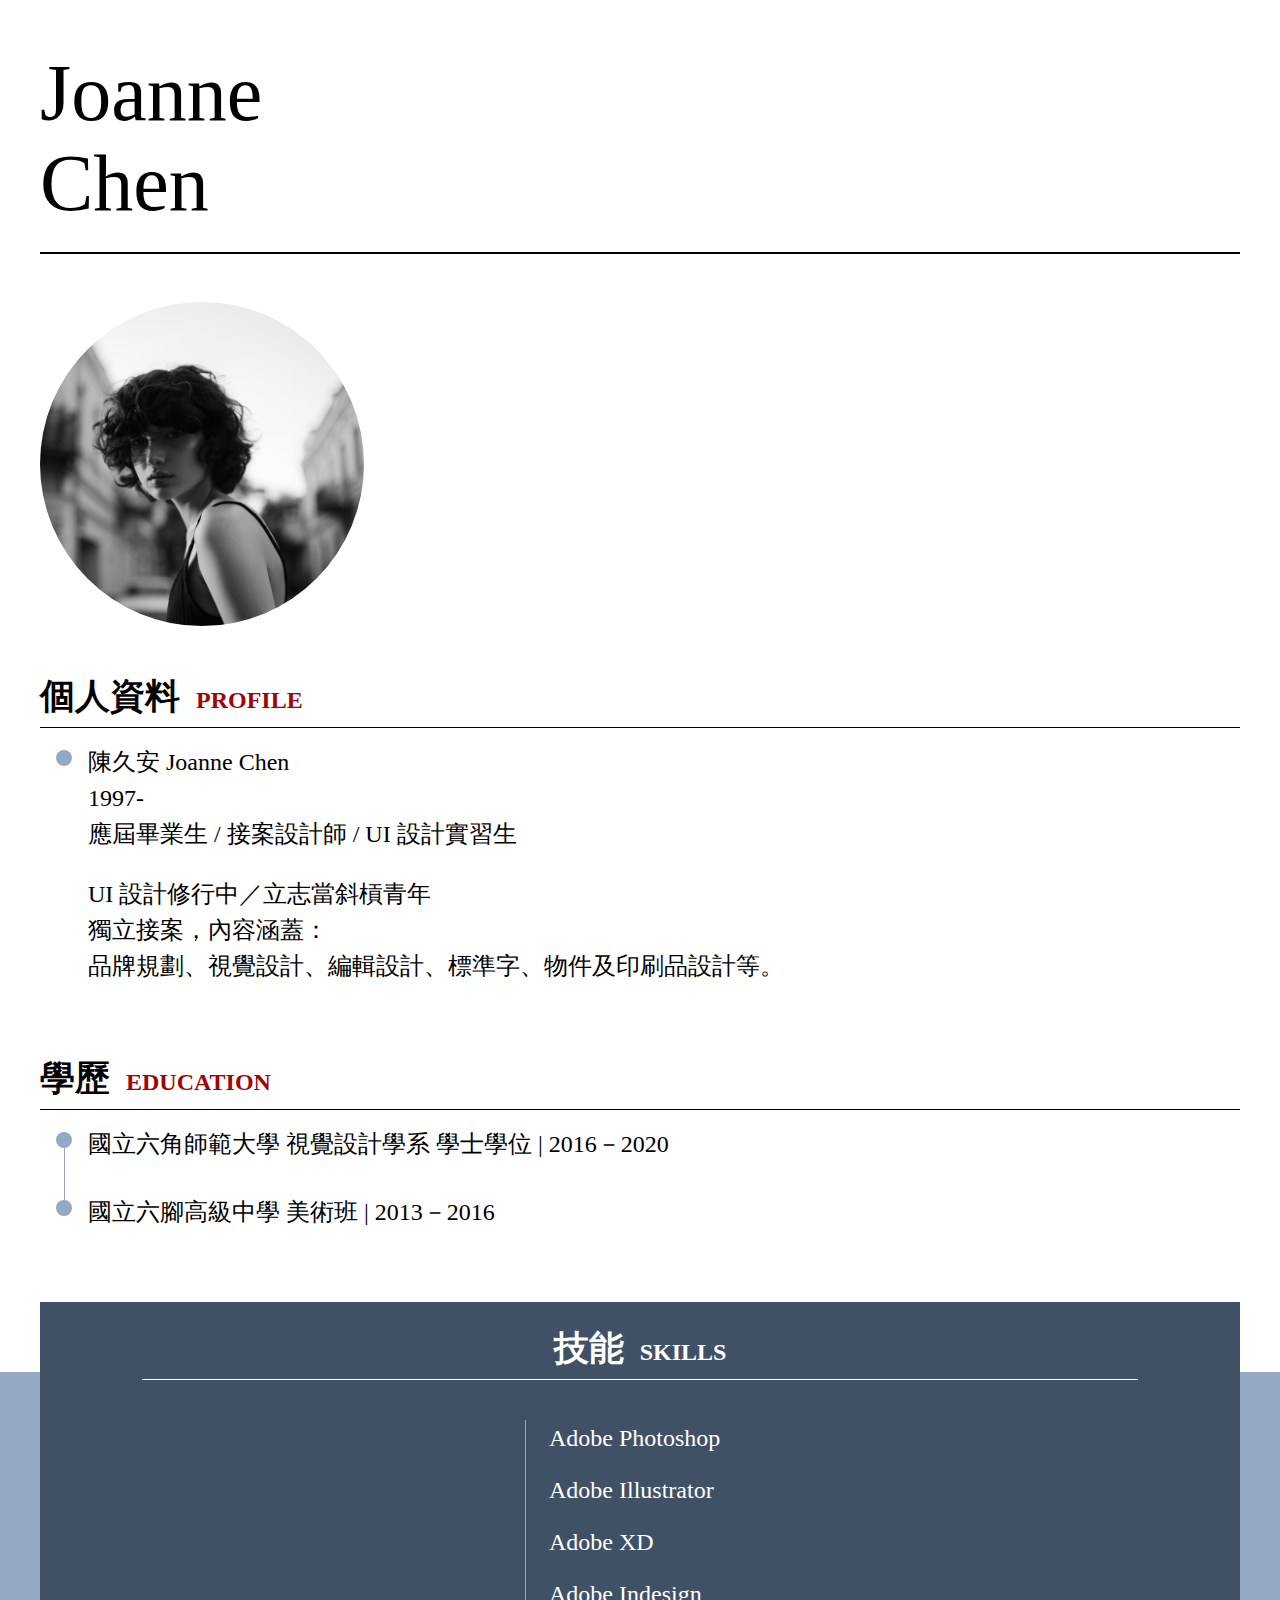
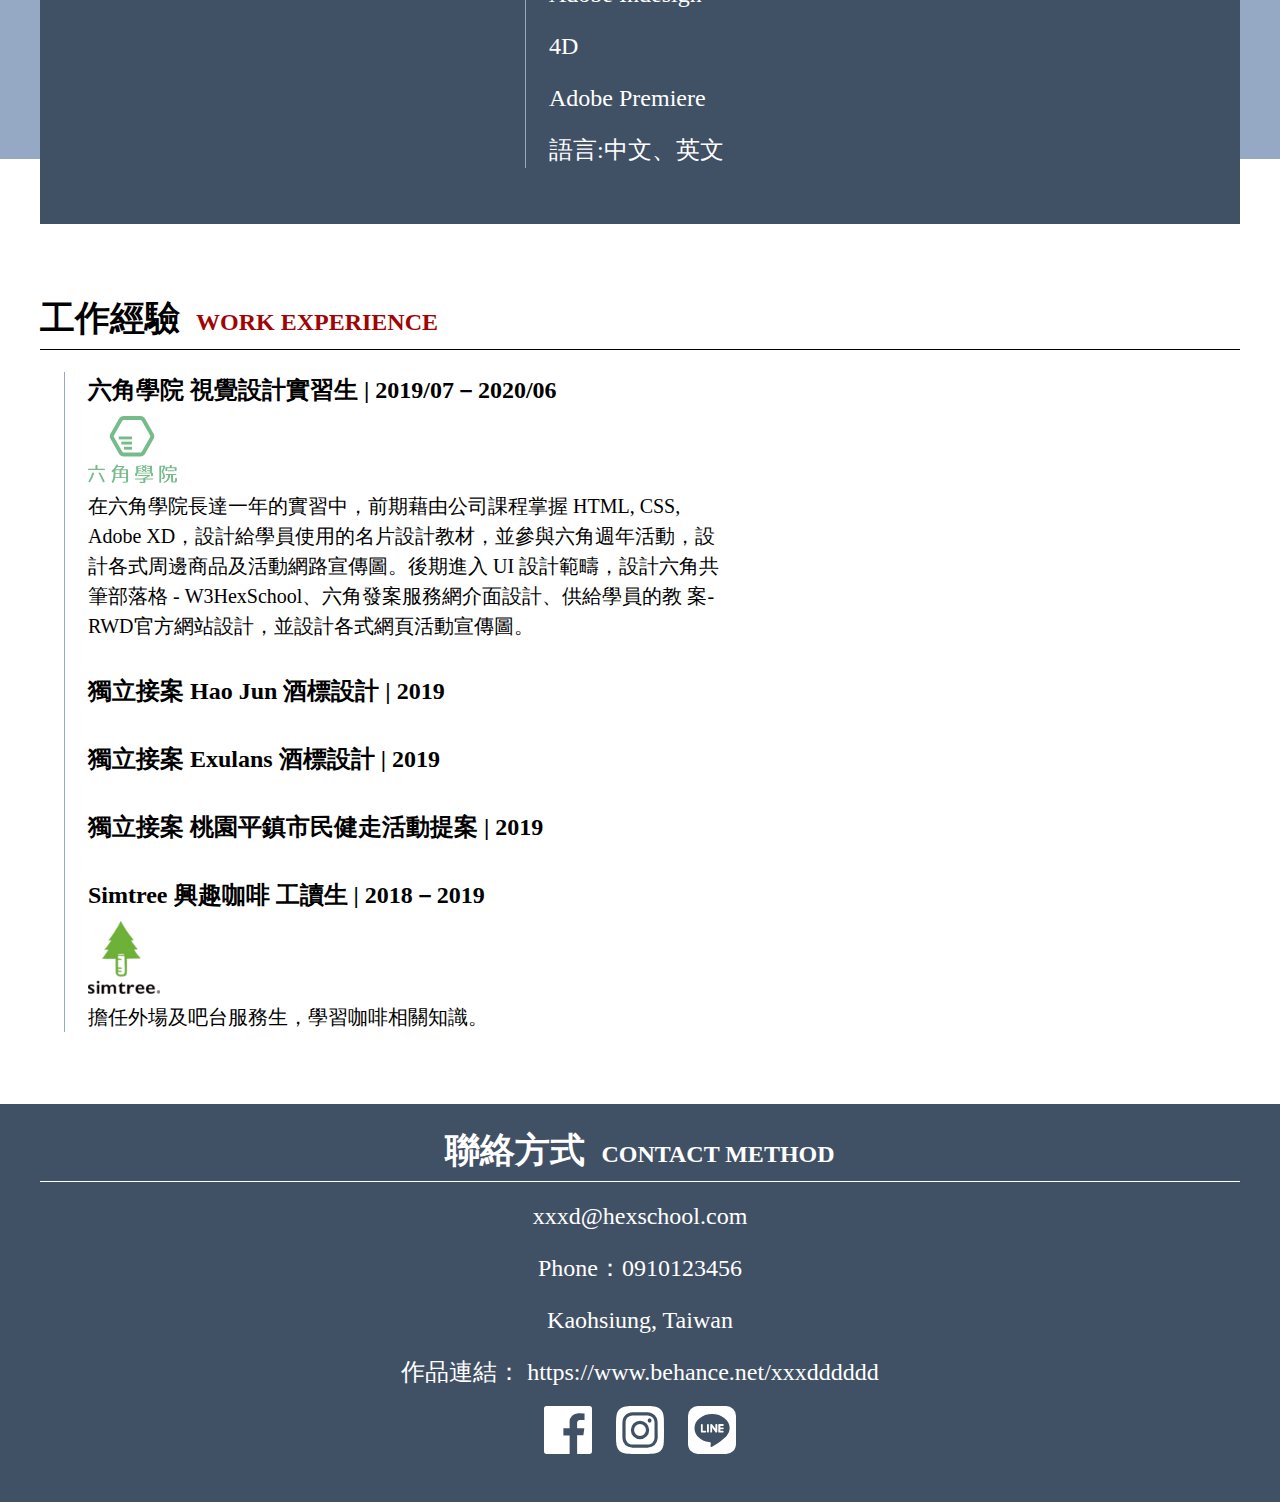
<file: week1/index.html>
<!DOCTYPE html>
<html lang="en">

<head>
	<meta charset="UTF-8">
	<title>第一週個人作業</title>
	<meta http-equiv="X-UA-Compatible" content="IE-Edge" />
	<link rel="stylesheet" href="css/reset.css">
	<link rel="stylesheet" href="css/style.css">
</head>

<body>

	<section class="header underline--2 container">
		<h1 class="name pb-24 pt-48">
			Joanne<br>
			Chen
		</h1>
	</section>

	<section class="photo container">
		<div class="mb-48 mt-48">
			<img src="images/photo-1536180931879-fd2d652efddc.png" alt="">
		</div>
	</section>

	<section class="profile mb-72 container">
		<h2 class="title pb-8 mb-16 underline--1">個人資料<span class="title-subtitle ft-color--red">PROFILE</span>
		</h2>
		<ul class="content">
			<li class="content-text timeline-dot mb-24">
				陳久安 Joanne Chen<br>
				1997-<br>
				應屆畢業生 / 接案設計師 / UI 設計實習生
			</li>
			<li class="content-text">
				UI 設計修行中／立志當斜槓青年<br>
				獨立接案，內容涵蓋：<br>
				品牌規劃、視覺設計、編輯設計、標準字、物件及印刷品設計等。
			</li>
		</ul>
	</section>

	<section class="education container">
		<h2 class="title pb-8 mb-16 underline--1">學歷<span class="title-subtitle ft-color--red">EDUCATION</span>
		</h2>
		<div class="content">
			<ul class="education-box mb-72">
				<li class="content-text timeline-dot timeline-line mb-32">
					國立六角師範大學 視覺設計學系 學士學位 | 2016－2020
				</li>
				<li class="content-text timeline-dot">
					國立六腳高級中學 美術班 | 2013－2016
				</li>
			</ul>
		</div>
	</section>
	<section class="skills  mb-72">
		<div class="banner bg-color--lightgray"></div>
		<div class="skills-content">
			<h2 class="title pb-8 mb-40 underline--1--white">技能<span class="title-subtitle ft-color--white">SKILLS</span></h2>
			<ul class="skill-list">
				<li class="skill-list-item">Adobe Photoshop</li>
				<li class="skill-list-item">Adobe Illustrator</li>
				<li class="skill-list-item">Adobe XD</li>
				<li class="skill-list-item">Adobe Indesign</li>
				<li class="skill-list-item">4D</li>
				<li class="skill-list-item">Adobe Premiere</li>
				<li class="skill-list-item skill-list-item--mb0">語言:中文、英文</li>
			</ul>
		</div>
		<div class="banner bg-color--lightgray"></div>
	</section>


	<section class="workExperience mb-72 container">
		<h2 class="title pb-8 mb-22 underline--1">工作經驗<span class="title-subtitle ft-color--red">WORK
				EXPERIENCE</span>
		</h2>
		<ul class="workExperience-list">
			<li class="workItem workItem--bord mb-32">六角學院 視覺設計實習生 | 2019/07－2020/06<br>
				<img class="pt-8 pb-8" src="images/Group 1.svg" alt="">
				<p class="work-detail">在六角學院長達一年的實習中，前期藉由公司課程掌握 HTML, CSS, Adobe
					XD，設計給學員使用的名片設計教材，並參與六角週年活動，設計各式周邊商品及活動網路宣傳圖。後期進入 UI 設計範疇，設計六角共筆部落格 -
					W3HexSchool、六角發案服務網介面設計、供給學員的教 案- RWD官方網站設計，並設計各式網頁活動宣傳圖。</p>
			</li>
			<li class="workItem workItem--bord mb-32">獨立接案 Hao Jun 酒標設計 | 2019</li>
			<li class="workItem workItem--bord mb-32">獨立接案 Exulans 酒標設計 | 2019</li>
			<li class="workItem workItem--bord mb-32">獨立接案 桃園平鎮市民健走活動提案 | 2019</li>
			<li class="workItem workItem--bord">Simtree 興趣咖啡 工讀生 | 2018－2019<br>
				<img class="pt-8 pb-8" src="images/tree.png" alt="">
				<p class="work-detail">擔任外場及吧台服務生，學習咖啡相關知識。</p>
			</li>
		</ul>
	</section>
	<footer class="footer bg-color--darkgray">
		<div class="footer-content container">
			<h2 class="title pb-8 mb-16 underline--1--white">聯絡方式<span class="title-subtitle ft-color--white">CONTACT
					METHOD</span></h2>
			<ul class="contact-list">
				<li class="contact-list-items mb-16">xxxd@hexschool.com</li>
				<li class="contact-list-items mb-16">Phone：0910123456</li>
				<li class="contact-list-items mb-16">Kaohsiung, Taiwan</li>
				<li class="contact-list-items mb-16">作品連結： https://www.behance.net/xxxdddddd</li>
				<ul class="contact-list-items contact-list-icon">
					<li><img class="mr-24" src="images/facebook.svg" alt=""></li>
					<li><img class="mr-24" src="images/instagram-alt.svg" alt=""></li>
					<li><img src="images/line.svg" alt=""></li>
				</ul>
			</ul>
		</div>
	</footer>

</body>

</html>
</file>
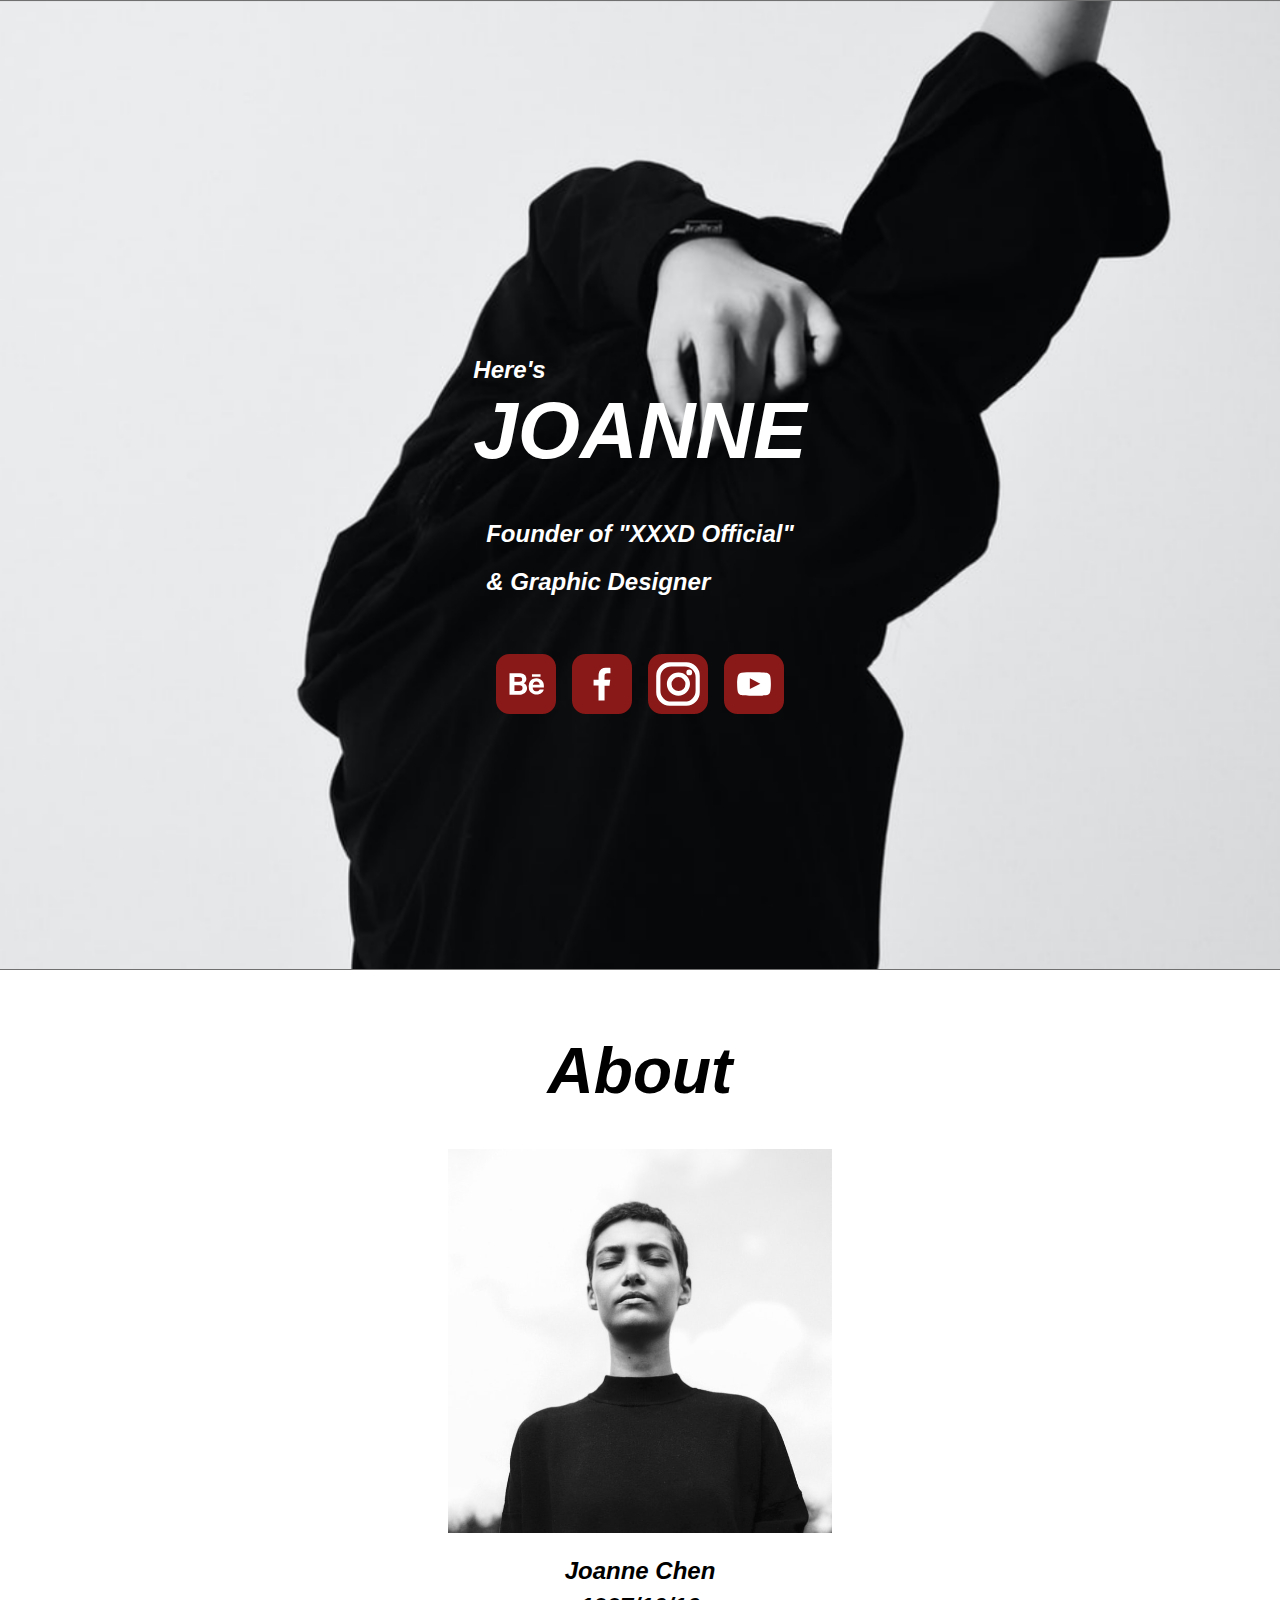
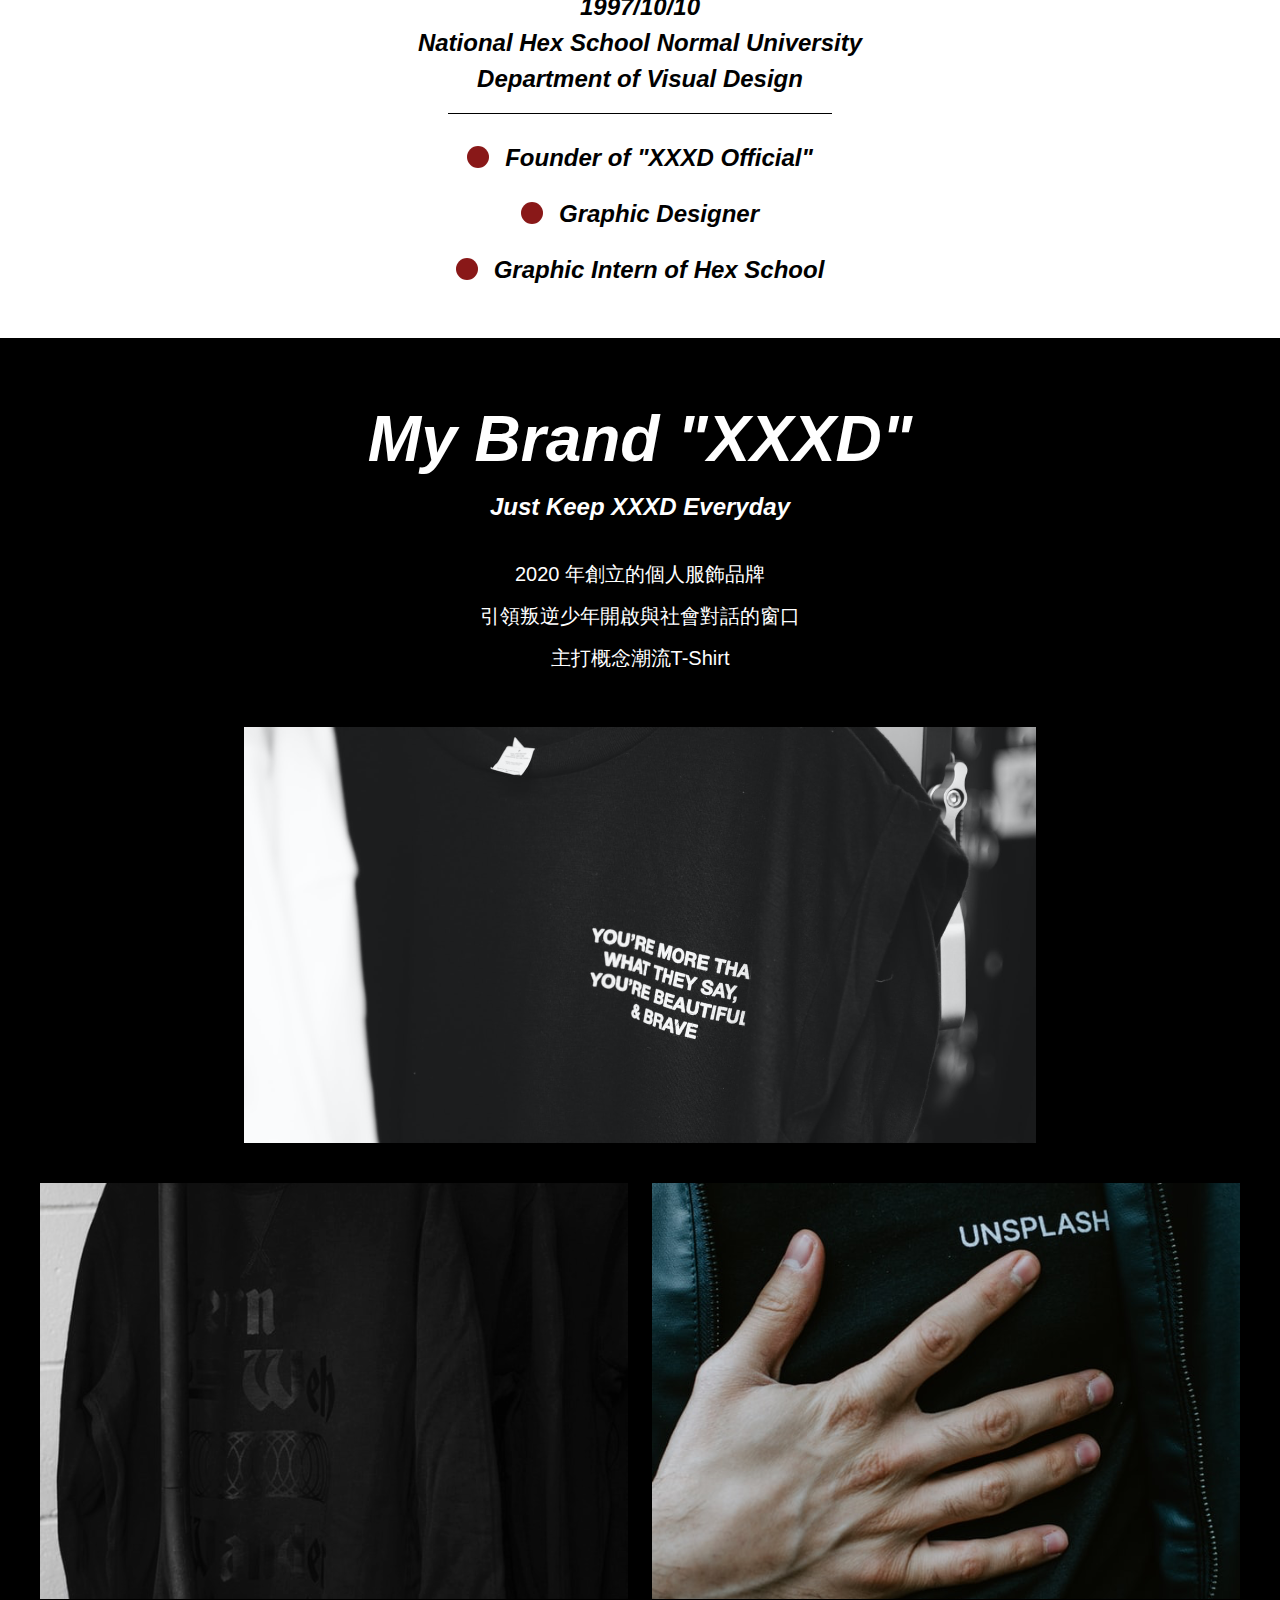
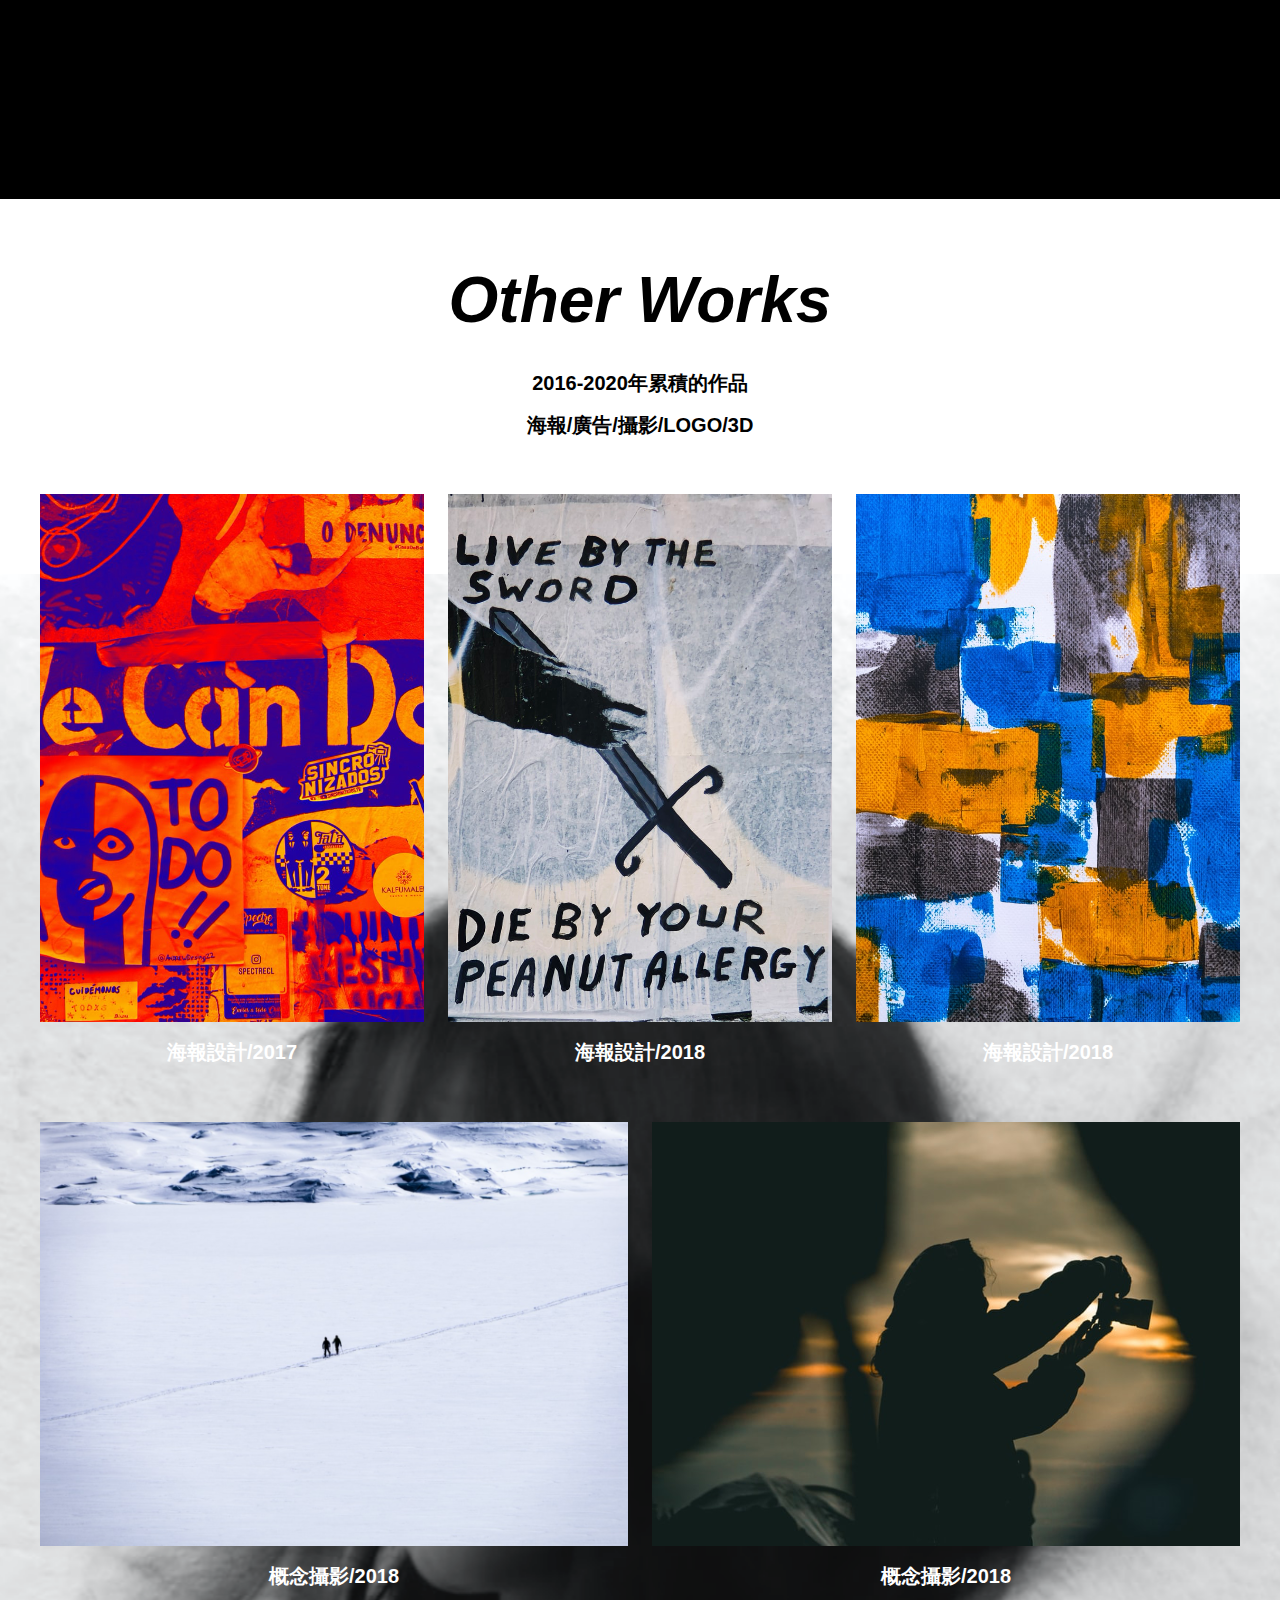
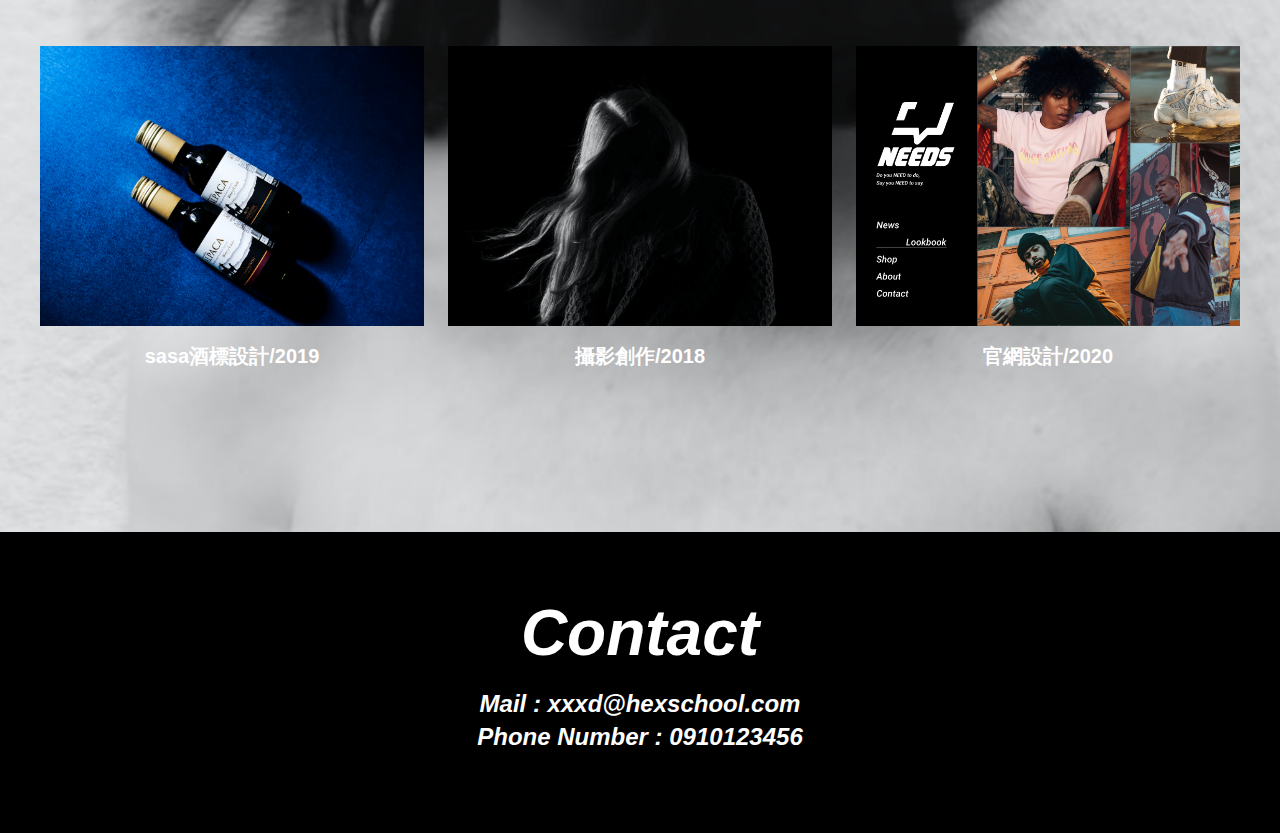
<file: week2/index.html>
<!DOCTYPE html>
<html lang="en">

<head>
	<meta charset="UTF-8">
	<title>week2-flex</title>
	<meta name="viewport" content="width=device-width, initial-scale=1, user-scalable=no">
	<link rel="stylesheet" href="css/reset.css">
	<link rel="stylesheet" href="css/style.css">
</head>

<body>
	<!-- header -->
	<header class="header d-flex flex-column flex-center text-color-light">

		<div class="title mb-32">
			<p class="title-small">Here's</p>
			<h1 class="title-main">
				JOANNE
			</h1>
		</div>

		<h3 class="header-text mb-48">
			Founder of "XXXD Official"<br>
			& Graphic Designer
		</h3>
		<ul class="contact d-flex">
			<li class="contact-icon m-x-8"><a href="#"><img src="images/behance.svg" alt="behance"></a></li>
			<li class="contact-icon m-x-8"><a href="#"><img src="images/facebook.svg" alt="facebook"></a></li>
			<li class="contact-icon m-x-8"><a href="#"><img src="images/instagram.svg" alt="instagram"></a></li>
			<li class="contact-icon m-x-8"><a href="#"><img src="images/youtube.svg" alt="youtube"></a></li>
		</ul>
	</header>

	<!-- about -->
	<section class="about d-flex flex-center flex-column pt-64">
		<h2 class="title-sub mb-40">About</h2>
		<img class="photo mb-24" src="images/photo.png" alt="photo">
		<p class="about-text mb-8">Joanne Chen</p>
		<p class="about-text mb-8">1997/10/10</p>
		<p class="about-text mb-8">National Hex School Normal University</p>
		<p class="about-text pb-20">Department of Visual Design</p>
		<ul class="about-list mb-56 pt-32 d-flex flex-column flex-center">
			<li class="d-flex mb-32">
				<div class="circle mr-16"></div>
				<p>Founder of "XXXD Official"</p>
			</li>
			<li class="d-flex mb-32">
				<div class="circle mr-16"></div>
				<p>Graphic Designer</p>
			</li>
			<li class="d-flex">
				<div class="circle mr-16"></div>
				<p>Graphic Intern of Hex School</p>
			</li>
		</ul>
	</section>

	<!-- brand -->
	<section class="brand text-color-light text-center pt-64 pb-160">
		<h2 class="title-sub mb-16">My Brand "XXXD"</h2>
		<p class="brand-text mb-32">Just Keep XXXD Everyday</p>
		<ul class="brand-content mb-48">
			<li>2020 年創立的個人服飾品牌</li>
			<li>引領叛逆少年開啟與社會對話的窗口</li>
			<li>主打概念潮流T-Shirt</li>
		</ul>
		<ul class="brand-list d-flex flex-wrap mb-40 container justify-sb">
			<li class="brand-list-item"><img src="images/brand_img1.png" alt=""></li>
			<li class="brand-list-item"><img src="images/brand_img2.png" alt=""></li>
			<li class="brand-list-item"><img src="images/brand_img3.png" alt=""></li>
		</ul>
	</section>

	<!-- other-works -->
	<section class="other-works text-center">
		<h2 class="title-sub mt-64 mb-24">Other Works</h2>
		<p class="other-works-text mb-128">
			2016-2020年累積的作品<br>
			海報/廣告/攝影/LOGO/3D
		</p>
		<div class="other-works-bg d-flex flex-center">
			<div class="other-works-content">
				<ul class="other-works-list d-flex justify-c mb-56">
					<li class="other-works-item mr-24">
						<img src="images/work_img1.png" alt="">
						<p class="other-works-item-title mt-16">海報設計/2017</p>
					</li>
					<li class="other-works-item mr-24">
						<img src="images/work_img2.png" alt="">
						<p class="other-works-item-title mt-16">海報設計/2018</p>
					</li>
					<li class="other-works-item">
						<img src="images/work_img3.png" alt="">
						<p class="other-works-item-title mt-16">海報設計/2018</p>
					</li>
				</ul>
				<ul class="other-works-list d-flex justify-c mb-56">
					<li class="other-works-item mr-24">
						<img src="images/work_img4.png" alt="">
						<p class="other-works-item-title mt-16">概念攝影/2018</p>
					</li>
					<li class="other-works-item">
						<img src="images/work_img5.png" alt="">
						<p class="other-works-item-title mt-16">概念攝影/2018</p>
					</li>
				</ul>
				<ul class="other-works-list d-flex justify-c pb-162">
					<li class="other-works-item mr-24">
						<img src="images/work_img6.png" alt="">
						<p class="other-works-item-title mt-16">sasa酒標設計/2019</p>
					</li>
					<li class="other-works-item mr-24">
						<img src="images/work_img7.png" alt="">
						<p class="other-works-item-title mt-16">攝影創作/2018</p>
					</li>
					<li class="other-works-item">
						<img src="images/work_img8.png" alt="">
						<p class="other-works-item-title mt-16">官網設計/2020</p>
					</li>
				</ul>
			</div>
		</div>
	</section>

	<!-- footer -->
	<footer class="footer text-color-light text-center pt-64 pb-80">
		<h2 class="title-sub mb-16">
			Contact
		</h2>
		<a href="mailto:xxxd@hexschool.com" class="mail mb-16">Mail : xxxd@hexschool.com</a><br>
		<a href="tel:+886910123456" class="phone">Phone Number : 0910123456</a>
	</footer>
</body>

</html>
</file>
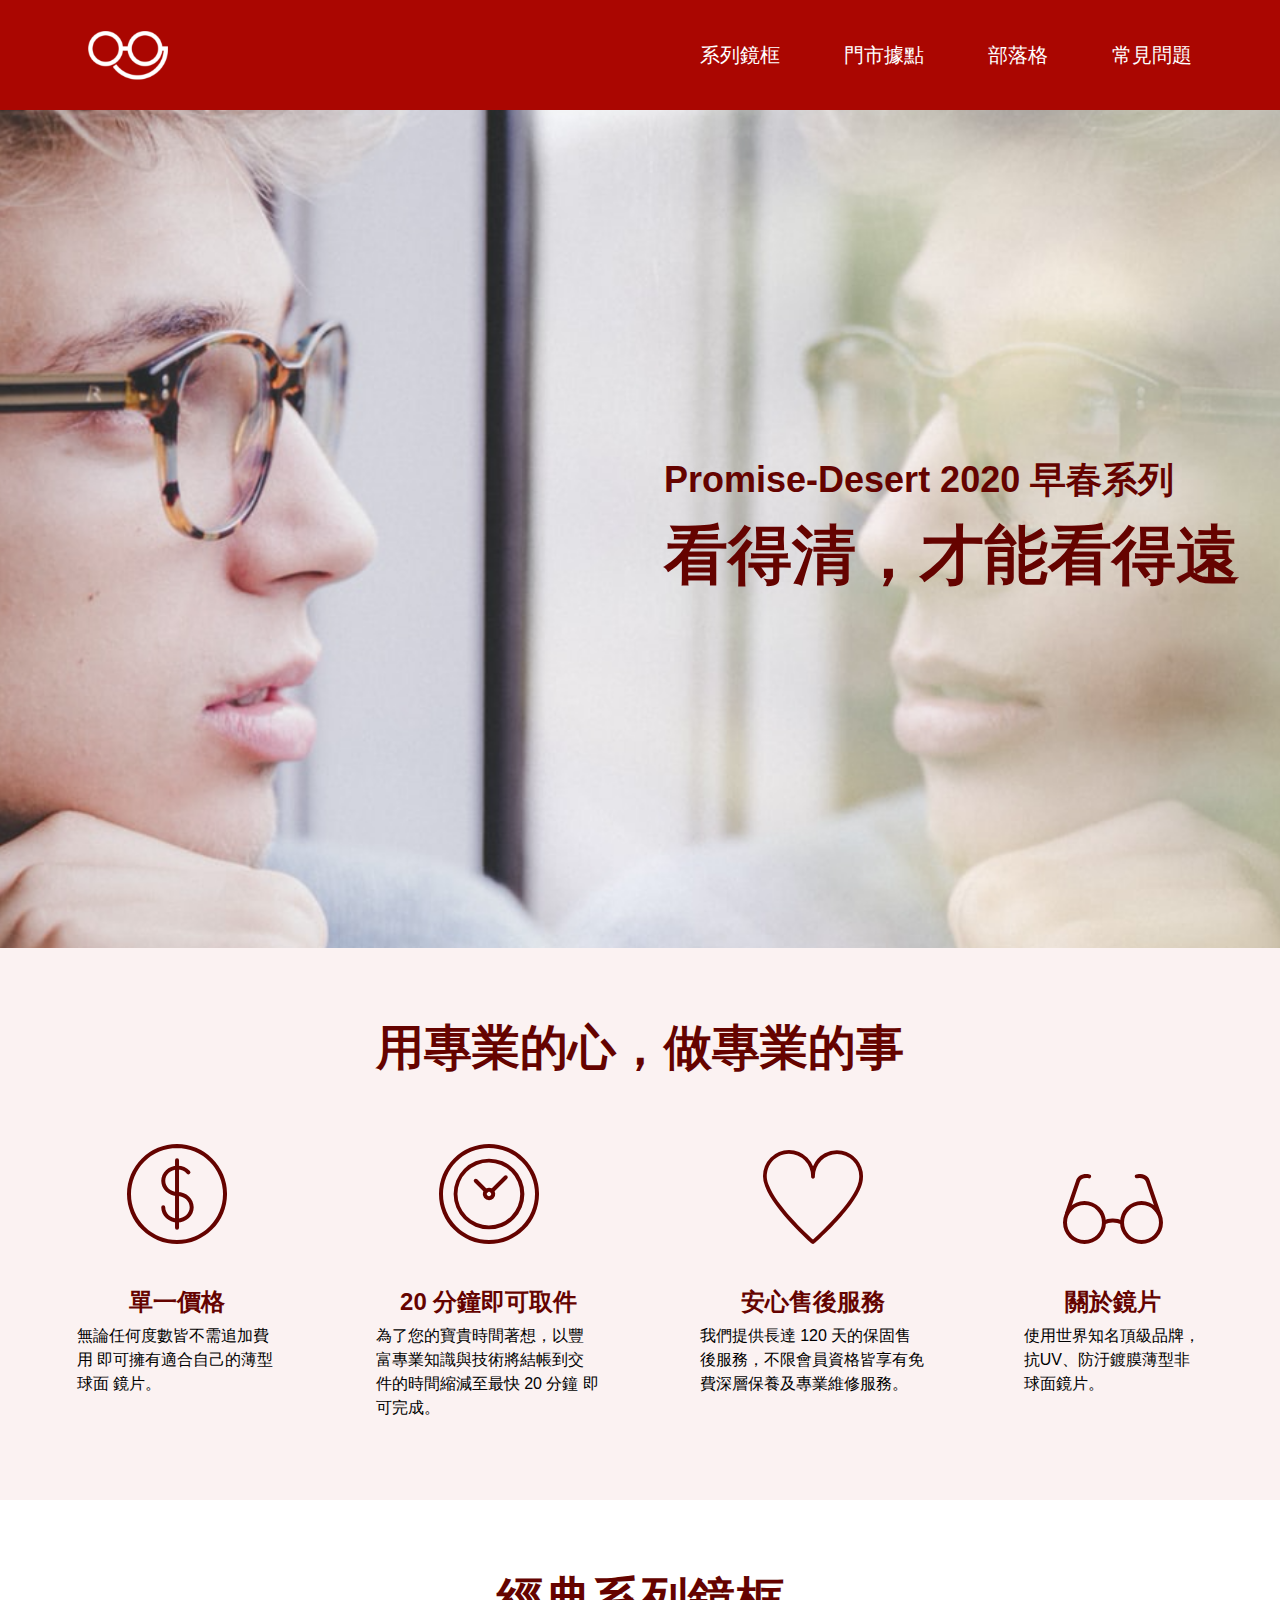
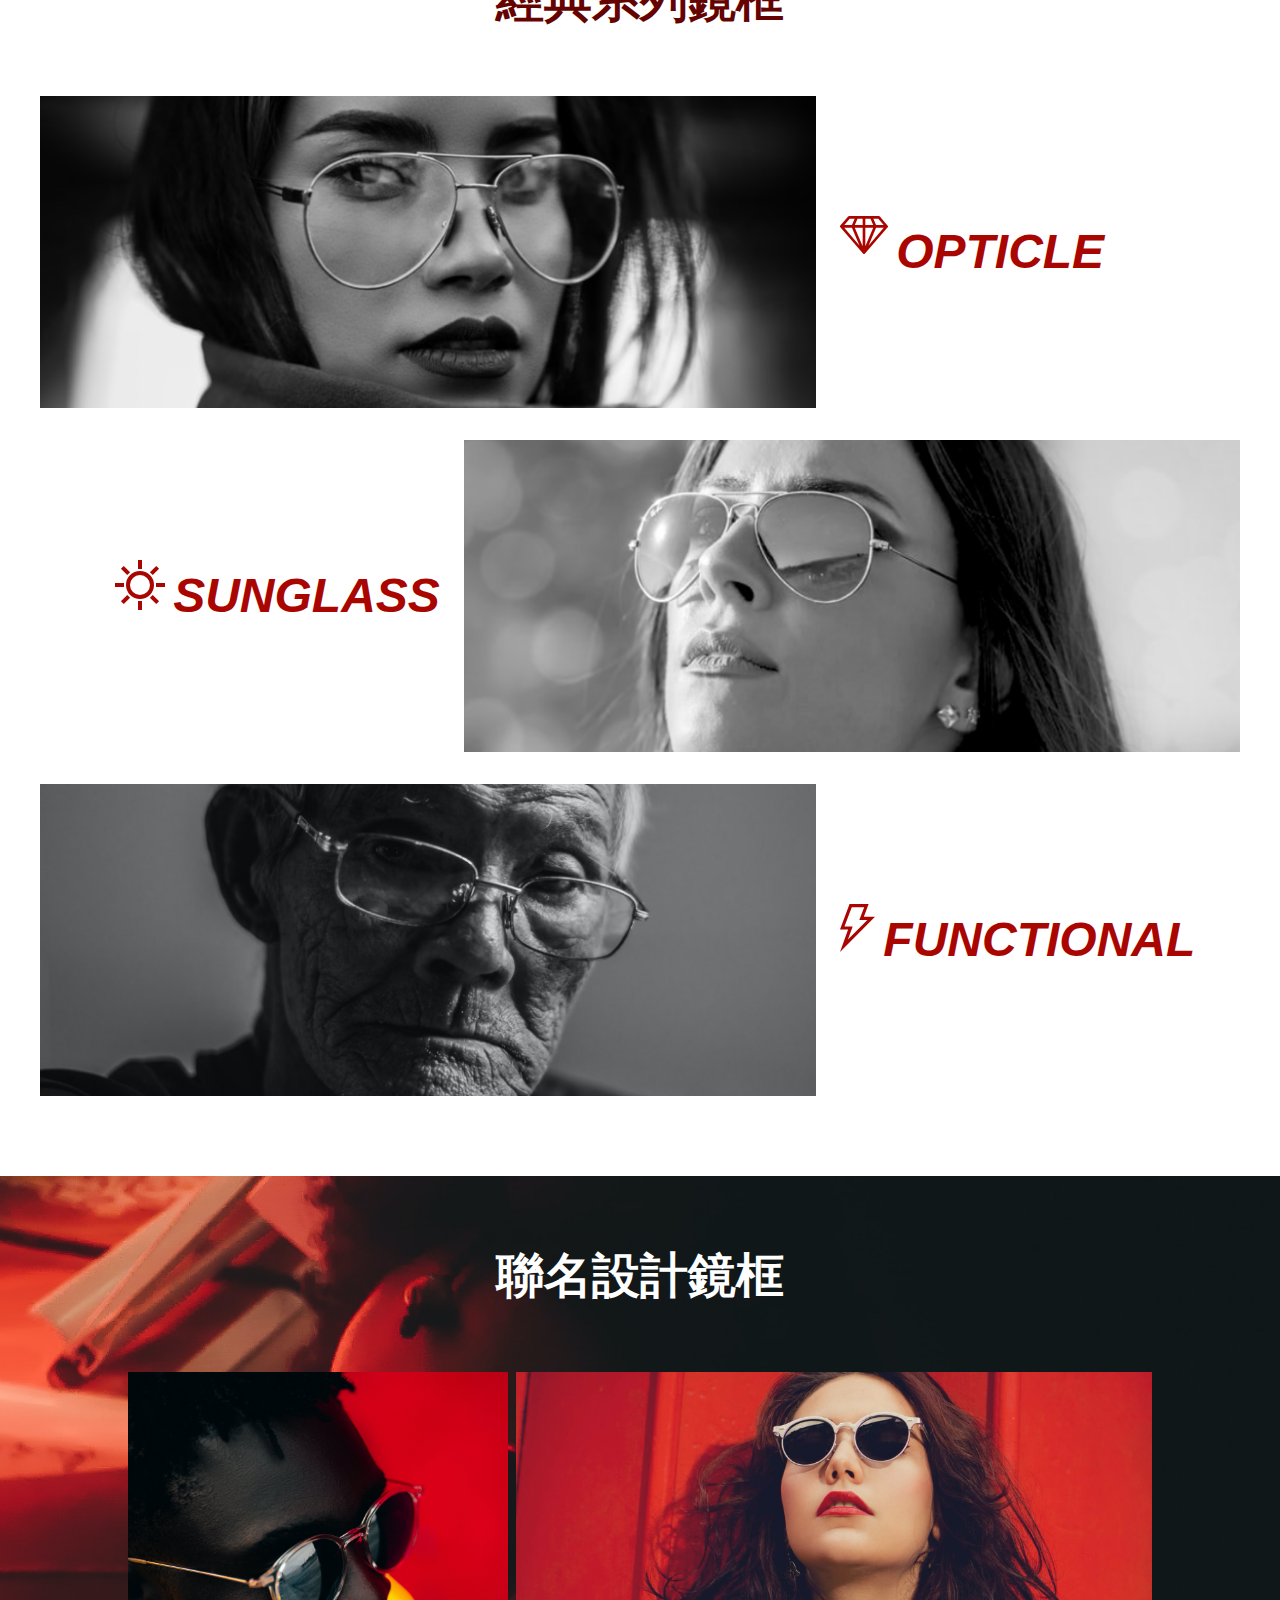
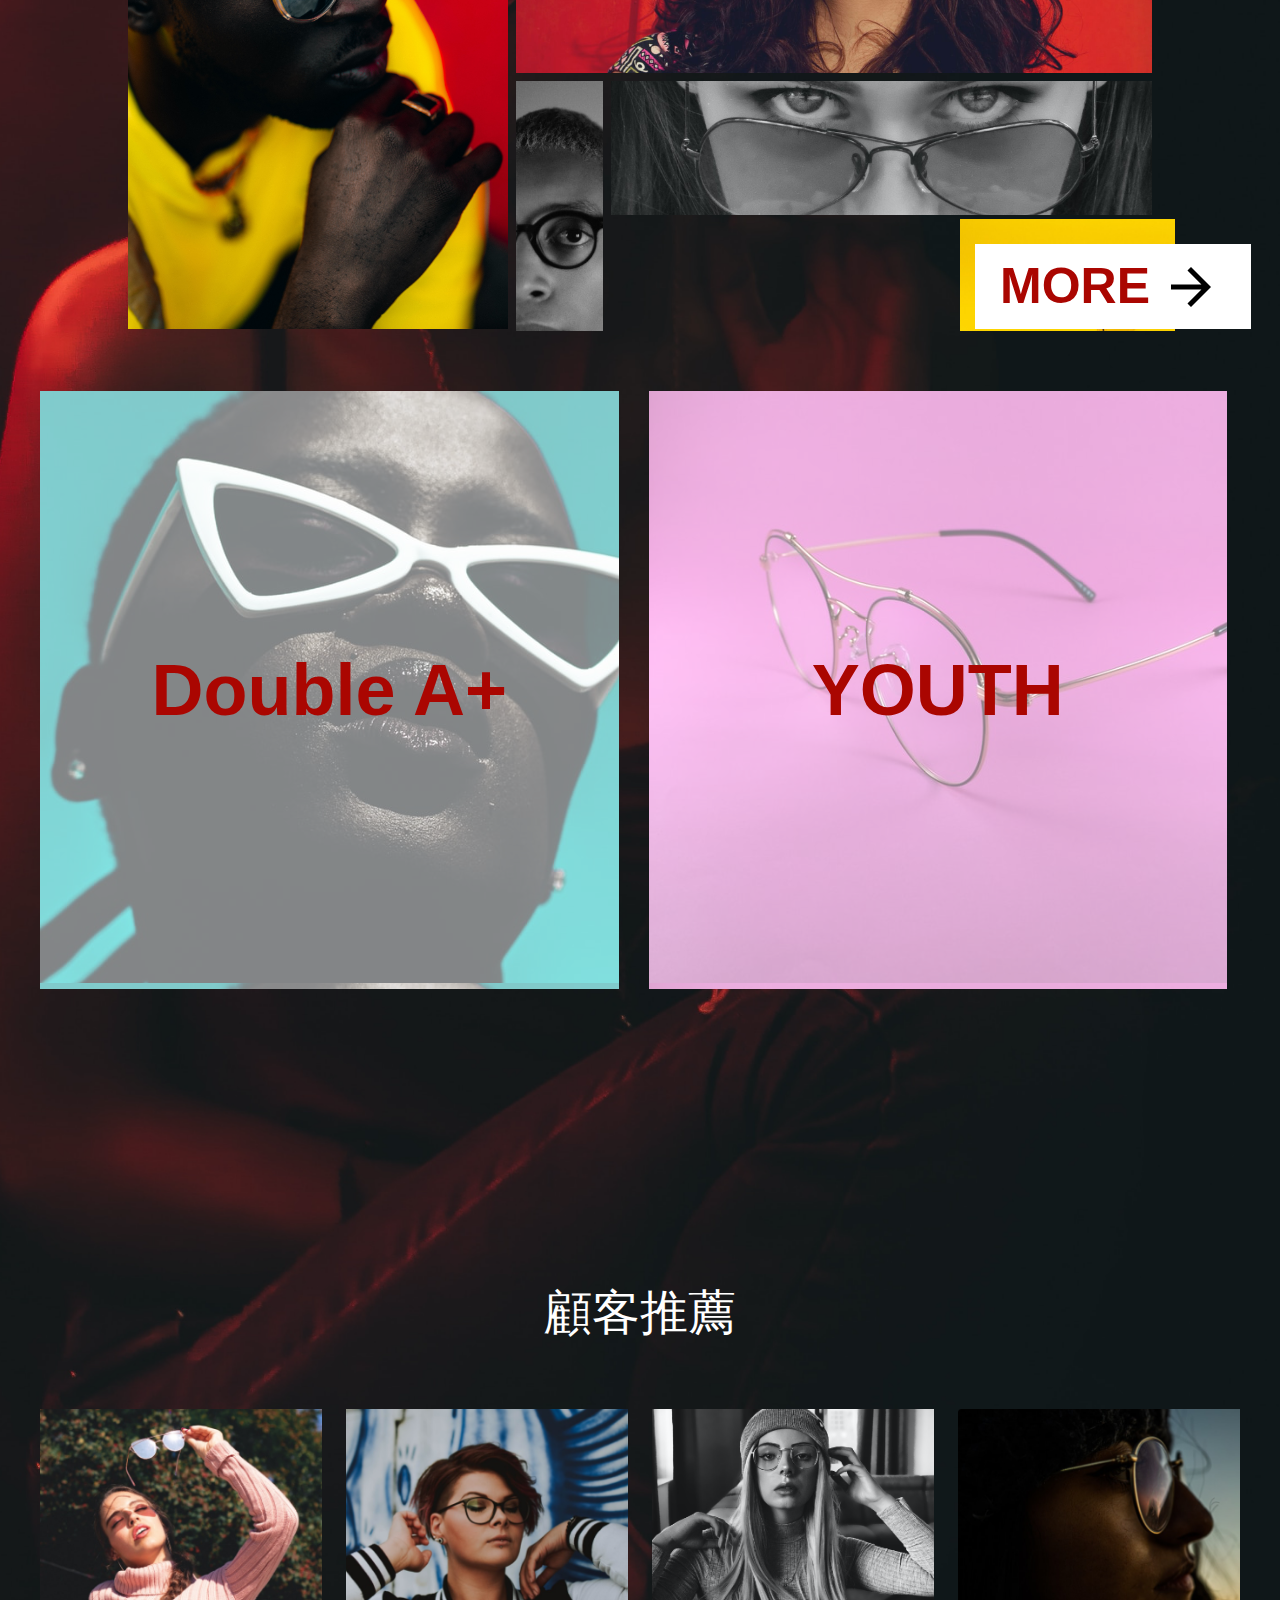
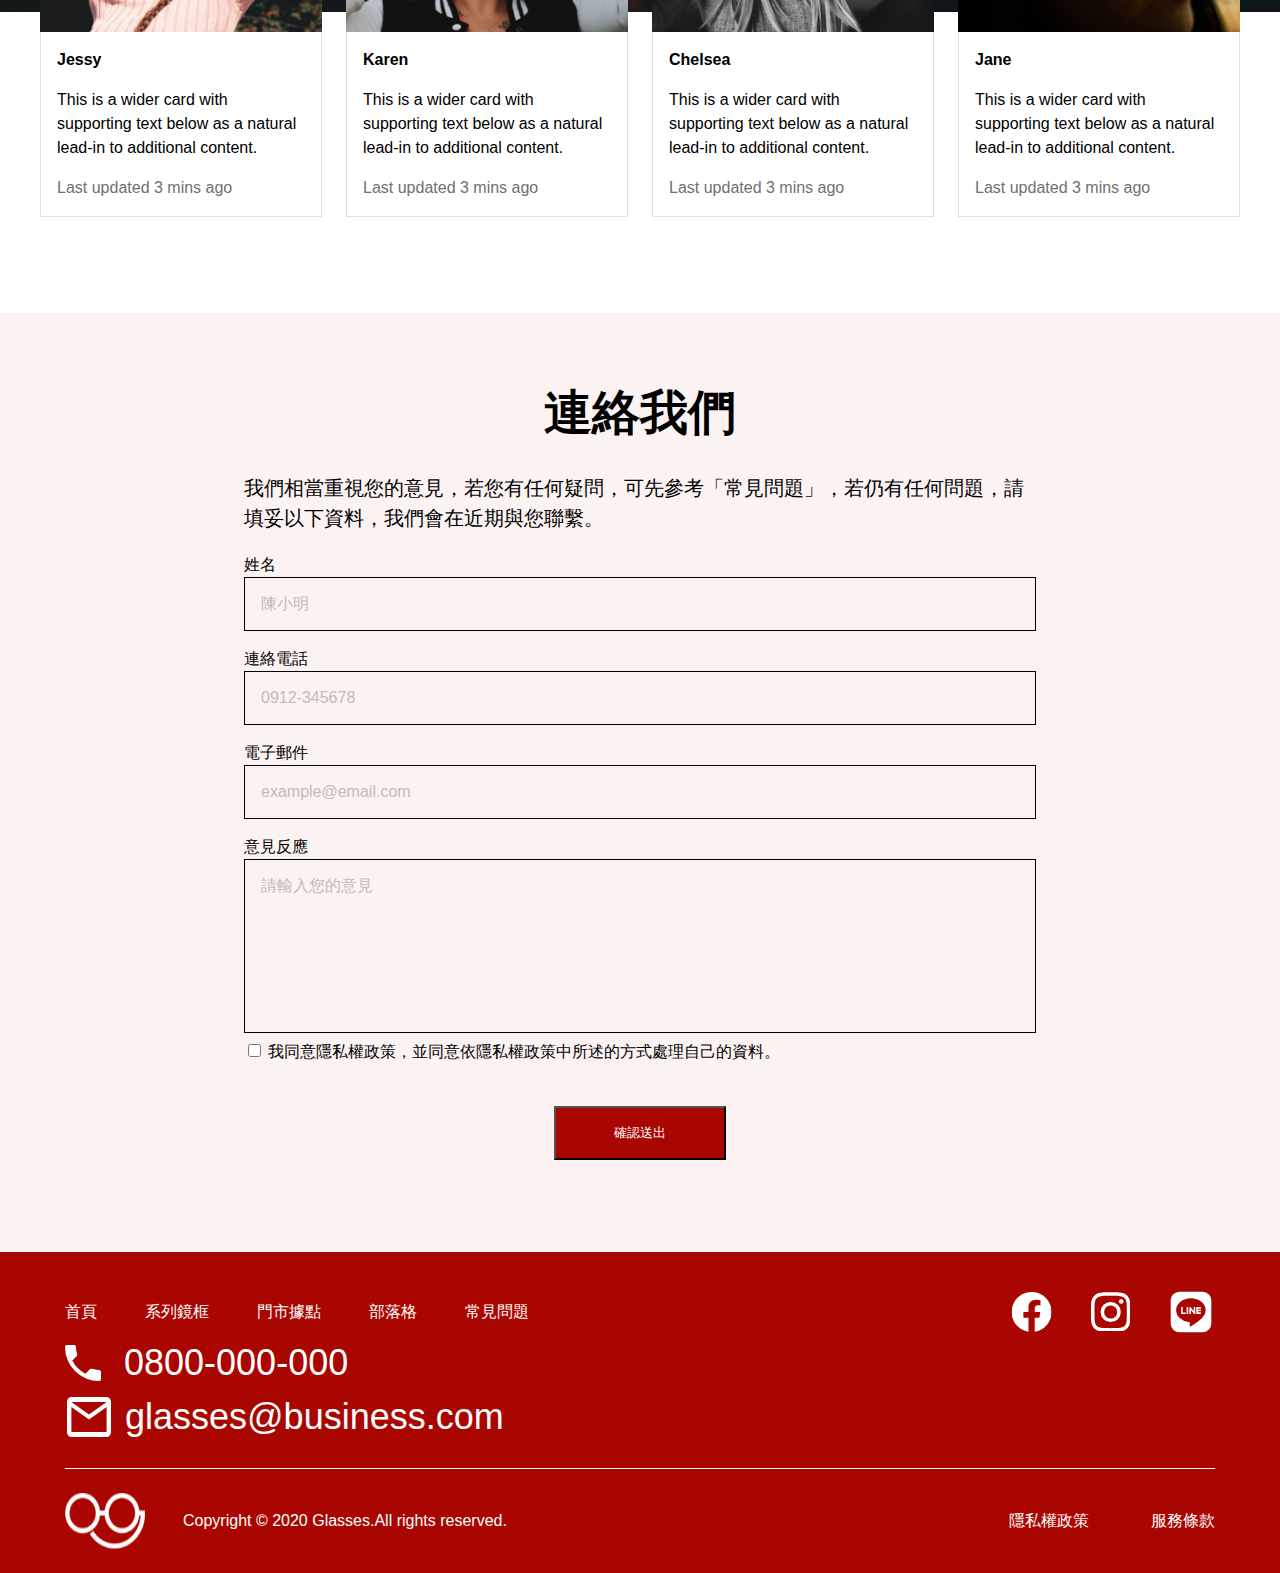
<file: week4/index.html>
<!DOCTYPE html>
<html lang="en">

<head>
    <meta charset="UTF-8">
    <meta name="viewport" content="width=device-width, initial-scale=1, user-scalable=no">
    <title>首頁</title>
    <link rel="stylesheet" href="https://cdnjs.cloudflare.com/ajax/libs/font-awesome/5.13.0/css/all.min.css">
    <link rel="stylesheet" href="assets/style/all.css">
</head>

<body>

    <!-- navbar (layout)-->
    <nav class="navbar bg-primary d-flex justify-sb align-items-center  p-x-11">
        <a href="#" class="ham-icon">
            <i class="fas fa-bars "></i>
        </a>
        <div class="logo-container">
            <a class="logo" href="index.html">
                <img src="assets/images/logo.png" alt="">
            </a>
        </div>

        <ul class="menu d-flex">
            <li class="menu-item mr-8"><a class="d-block p-y-5" href="index.html">系列鏡框</a></li>
            <li class="menu-item mr-8"><a class="d-block p-y-5" href="">門市據點</a></li>
            <li class="menu-item mr-8"><a class="d-block p-y-5" href="">部落格</a></li>
            <li class="menu-item"><a class="d-block p-y-5" href="faq.html">常見問題</a></li>
        </ul>
    </nav>


    <!-- 早春區塊開始  -->
<section class="header font-color-dark font-weight-bold">
	<div class="header-inner d-flex justify-end align-items-center container">
		<div class="header-text">
			<h3 class="header-subtitle">
				Promise-Desert 2020 早春系列
			</h3>
			<h1>
				看得清，才能看得遠
			</h1>
		</div>
	</div>
</section>
<!-- 早春區塊結束  -->

<!-- 專業區塊開始 -->
<section class="introduction bg-lighter pt-8 pb-10 flex-center ">
	<h2 class="introduction-title text-center font-color-dark font-weight-bold">
		用專業的心，做專業的事
	</h2>

	<ul class="card-group container d-flex justify-sb pt-2">
		<li class="card d-flex flex-column align-items-center mr-3">
			<div class="iconfram d-flex">
				<img src="assets/images/icon-dollar.svg" alt="">
			</div>
			<h4 class="subtitle text-center font-color-dark font-weight-bold">
				單一價格
			</h4>
			<p class="introduction-text">
				無論任何度數皆不需追加費用 即可擁有適合自己的薄型球面 鏡片。
			</p>
		</li>
		<li class="card d-flex flex-column align-items-center mr-3">
			<div class="iconfram d-flex">
				<img src="assets/images/icon-clock.svg" alt="">
			</div>
			<h4 class="subtitle text-center font-color-dark font-weight-bold">
				20 分鐘即可取件
			</h4>
			<p class="introduction-text">
				為了您的寶貴時間著想，以豐 富專業知識與技術將結帳到交 件的時間縮減至最快 20 分鐘 即可完成。
			</p>
		</li>
		<li class="card d-flex flex-column align-items-center mr-3">
			<div class="iconfram d-flex">
				<img src="assets/images/icon-heart.svg" alt="">
			</div>
			<h4 class="subtitle text-center font-color-dark font-weight-bold">
				安心售後服務
			</h4>
			<p class="introduction-text">
				我們提供長達 120 天的保固售後服務，不限會員資格皆享有免費深層保養及專業維修服務。
			</p>
		</li>
		<li class="card d-flex flex-column align-items-center">
			<div class="iconfram d-flex">
				<img src="assets/images/icon-glasses.svg" alt="">
			</div>
			<h4 class="subtitle text-center font-color-dark font-weight-bold">
				關於鏡片
			</h4>
			<p class="introduction-text">
				使用世界知名頂級品牌，抗UV、防汙鍍膜薄型非球面鏡片。
			</p>
		</li>
	</ul>
</section>
<!-- 專業區塊結束 -->

<!-- 經典區塊開始 -->
<section class="classic font-color-dark font-weight-bold pt-8 mb-10">
	<h2 class="classic-title text-center mb-60p">
		經典系列鏡框
	</h2>
	<ul class="classic-list container font-color-primary italic">
		<ul class="classic-list-items d-flex align-items-center mb-4">

			<li class="classic-photo"><img src="assets/images/product-1.png" alt=""></li>
			<li class="classic-text d-flex ml-3">
				<picture>
					<source media="(max-width:375px)" srcset="assets/images/icon-diamond-white.svg">

					<img class="classic-logo mr-1" src="assets/images/icon-diamond.svg" alt="">
				</picture>

				<h2 class="classic-text-title">
					OPTICLE
				</h2>
			</li>

		</ul>
		<ul class="classic-list-items d-flex align-items-center flex-row-reverse mb-4">

			<li class="classic-photo"><img src="assets/images/product-2.png" alt=""></li>
			<li class="classic-text d-flex justify-end mr-3">

				<picture>
					<source media="(max-width:375px)" srcset="assets/images/icon-sun-white.svg">
					<img class="classic-logo mr-1" src="assets/images/icon-sun.svg" alt="">
				</picture>

				<h2 class="classic-text-title">
					SUNGLASS
				</h2>
			</li>
		</ul>
		<ul class="classic-list-items d-flex align-items-center mb-4">

			<li class="classic-photo"><img src="assets/images/product-3.png" alt=""></li>
			<li class="classic-text d-flex ml-3">
				<picture>
					<source media="(max-width:375px)" srcset="assets/images/icon-thunder-white.svg">
					<img class="classic-logo mr-1" src="assets/images/icon-thunder.svg" alt="">
				</picture>
				<h2 class="classic-text-title">
					FUNCTIONAL
				</h2>
			</li>

		</ul>
	</ul>
</section>
<!-- 經典區塊結束 -->

<!-- 聯名區塊開始 -->
<section class="cobrand font-weight-bold">
	<h2 class="cobrand-title pt-8 mb-60p text-center font-color-light">
		聯名設計鏡框
	</h2>

	<ul class="cobrand-gallery d-flex">
		<li class="area-one mr-1">
			<!--墨鏡帥哥-->
			<img src="assets/images/product-4.png" alt="">
		</li>
		<li class="area-two">
			<ul>
				<li class="mb-1"><img src="assets/images/product-5.png" alt=""></li>
				<li>
					<ul class="area-three d-flex">
						<li class="glasses-man mr-1"><img src="assets/images/product-6.png" alt=""></li>
						<li class="glasses-woman"><img src="assets/images/product-7.png" alt=""></li>
					</ul>
				</li>
			</ul>
		</li>
		<div class="more-area">
			<span class="more-text d-flex font-color-primary font-weight-bold">
				MORE
				<img src="assets/images/icon-arrow.svg" alt="">
			</span>
		</div>

	</ul>

	<div class="cobrand-gallery-second container mb-18 font-weight-bold d-flex">
		<div class="double-a  d-flex flex-center">
			<div class="mask">		
			</div>
			<p>Double A+</p>
		</div>

		<div class="youth d-flex flex-center">
			<div class="mask">	
			</div>
			<p>YOUTH</p>
		</div>
	</div>
</section>
<!-- 聯名區塊結束 -->

<!-- 顧客推薦開始 -->
<section class="recommend container">
	<h2 class="text-center font-color-light mb-60p">顧客推薦</h2>
	<ul class="recommend-list d-flex justify-sb mb-12">
		<li class="recommend-list-items mr-3">
			<img src="assets/images/rec-1.png" alt="">
			<div class="recommend-text p-2">
				<p class="font-weight-bold mb-2">
					Jessy
				</p>
				<p class=" mb-2">
					This is a wider card with supporting text below as a natural lead-in to additional content.
				</p>
				<p class="font-color-gray">
					Last updated 3 mins ago
				</p>
			</div>
		</li>
		<li class="recommend-list-items mr-3">
			<img src="assets/images/rec-2.png" alt="">
			<div class="recommend-text p-2">
				<p class="font-weight-bold mb-2">
					Karen
				</p>
				<p class=" mb-2">
					This is a wider card with supporting text below as a natural lead-in to additional content.
				</p>
				<p class="font-color-gray">
					Last updated 3 mins ago
				</p>
			</div>
		</li>
		<li class="recommend-list-items mr-3">
			<img src="assets/images/rec-3.png" alt="">
			<div class="recommend-text p-2">
				<p class="font-weight-bold mb-2">
					Chelsea
				</p>
				<p class=" mb-2">
					This is a wider card with supporting text below as a natural lead-in to additional content.
				</p>
				<p class="font-color-gray">
					Last updated 3 mins ago
				</p>
			</div>
		</li>
		<li class="recommend-list-items">
			<img src="assets/images/rec-4.png" alt="">
			<div class="recommend-text p-2">
				<p class="font-weight-bold  mb-2">
					Jane
				</p>
				<p class=" mb-2">
					This is a wider card with supporting text below as a natural lead-in to additional content.
				</p>
				<p class="font-color-gray">
					Last updated 3 mins ago
				</p>
			</div>
		</li>
	</ul>


</section>
<!-- 顧客推薦結束 -->

<!-- 連絡我們開始 -->
<section class="contact pt-8 bg-lighter">
	<h2 class="contact-title text-center font-weight-bold mb-3">連絡我們</h2>
	<div class="contact-content">
		<p class="contact-content-text mb-20p">
			我們相當重視您的意見，若您有任何疑問，可先參考「常見問題」，若仍有任何問題，請填妥以下資料，我們會在近期與您聯繫。
		</p>
		<div class="input-group">
			<label for="name" class="d-block">姓名</label>
			<input id="name" type="text" class="form-text" placeholder="陳小明">
		</div>
		<div class="input-group">
			<label for="phone" class="d-block">連絡電話</label>
			<input id="phone" type="text" class="form-text" placeholder="0912-345678">
		</div>
		<div class="input-group">
			<label for="e-mail" class="d-block">電子郵件</label>
			<input id="e-mail" type="text" class="form-text" placeholder="example@email.com">
		</div>
		<div class="input-group">
			<label for="advice" class="d-block">意見反應</label>
			<textarea id="advice" type="text" rows="6" class="form-textarea" placeholder="請輸入您的意見"></textarea>
		</div>
		<div class="input-group">
			<div class="checkbox-area">
				<input id="agree" type="checkbox">
				<label for="agree">我同意隱私權政策，並同意依隱私權政策中所述的方式處理自己的資料。</label>
			</div>
		</div>
		<div class="btn-area d-flex justify-center">
			<button class="btn btn-primary">
				確認送出
			</button>
		</div>
	</div>
</section>
<!-- 連絡我們結束 -->

    <!-- footer開始 -->
    <footer class="bg-primary font-color-light">
        <div class="footer-inner">
            <div class="footer-top">
                <div class="footer-link d-flex justify-sb align-items-center pt-36p">
                    <ul class="footer-menu d-flex">
                        <li class="footer-menu-items mr-6"><a class="d-block" href="">首頁</a></li>
                        <li class="footer-menu-items mr-6"><a class="d-block" href="">系列鏡框</a></li>
                        <li class="footer-menu-items mr-6"><a class="d-block" href="">門市據點</a></li>
                        <li class="footer-menu-items mr-6"><a class="d-block" href="">部落格</a></li>
                        <li class="footer-menu-items"><a class="d-block" href="">常見問題</a></li>
                    </ul>
                    <ul class="footer-logo-list d-flex">
                        <li class="mr-4"><a href=""><img src="assets/images/icon-fb.svg" alt=""></a></li>
                        <li class="mr-4"><a href=""><img src="assets/images/icon-ig.svg" alt=""></a></li>
                        <li><a href=""><img src="assets/images/icon-line.svg" alt=""></a></li>
                    </ul>
                </div>


                <ul class="footer-contact pb-3">
                    <li class="d-flex">
                        <img class="icon-phone mr-23p" src="assets/images/icon-phone.svg" alt="">
                        <h3>0800-000-000</h3>
                    </li>
                    <li class="d-flex">
                        <img class="icon-email mr-12p" src="assets/images/icon-mail.svg" alt="">
                        <h3>glasses@business.com</h3>
                    </li>
                </ul>
            </div>
            <div class="footer-copyright d-flex  justify-sb align-items-center">
                <div class="d-flex">
                    <img class="footer-copyright-logo" src="assets/images/logo.png" alt="">
                    <p class="footer-copyright-en mt-5 mb-5">
                        Copyright © 2020 Glasses.All rights reserved.
                    </p>
                </div>
                <div class="footer-copyright-text d-flex">
                    <a href="" class="mr-62p">隱私權政策</a>
                    <a href="">服務條款</a>
                </div>
            </div>
        </div>
    </footer>
    <script src="https://code.jquery.com/jquery-3.5.1.slim.min.js"
        integrity="sha256-4+XzXVhsDmqanXGHaHvgh1gMQKX40OUvDEBTu8JcmNs=" crossorigin="anonymous"></script>
    <script src="assets/js/all.js"></script>

</body>

</html>
</file>
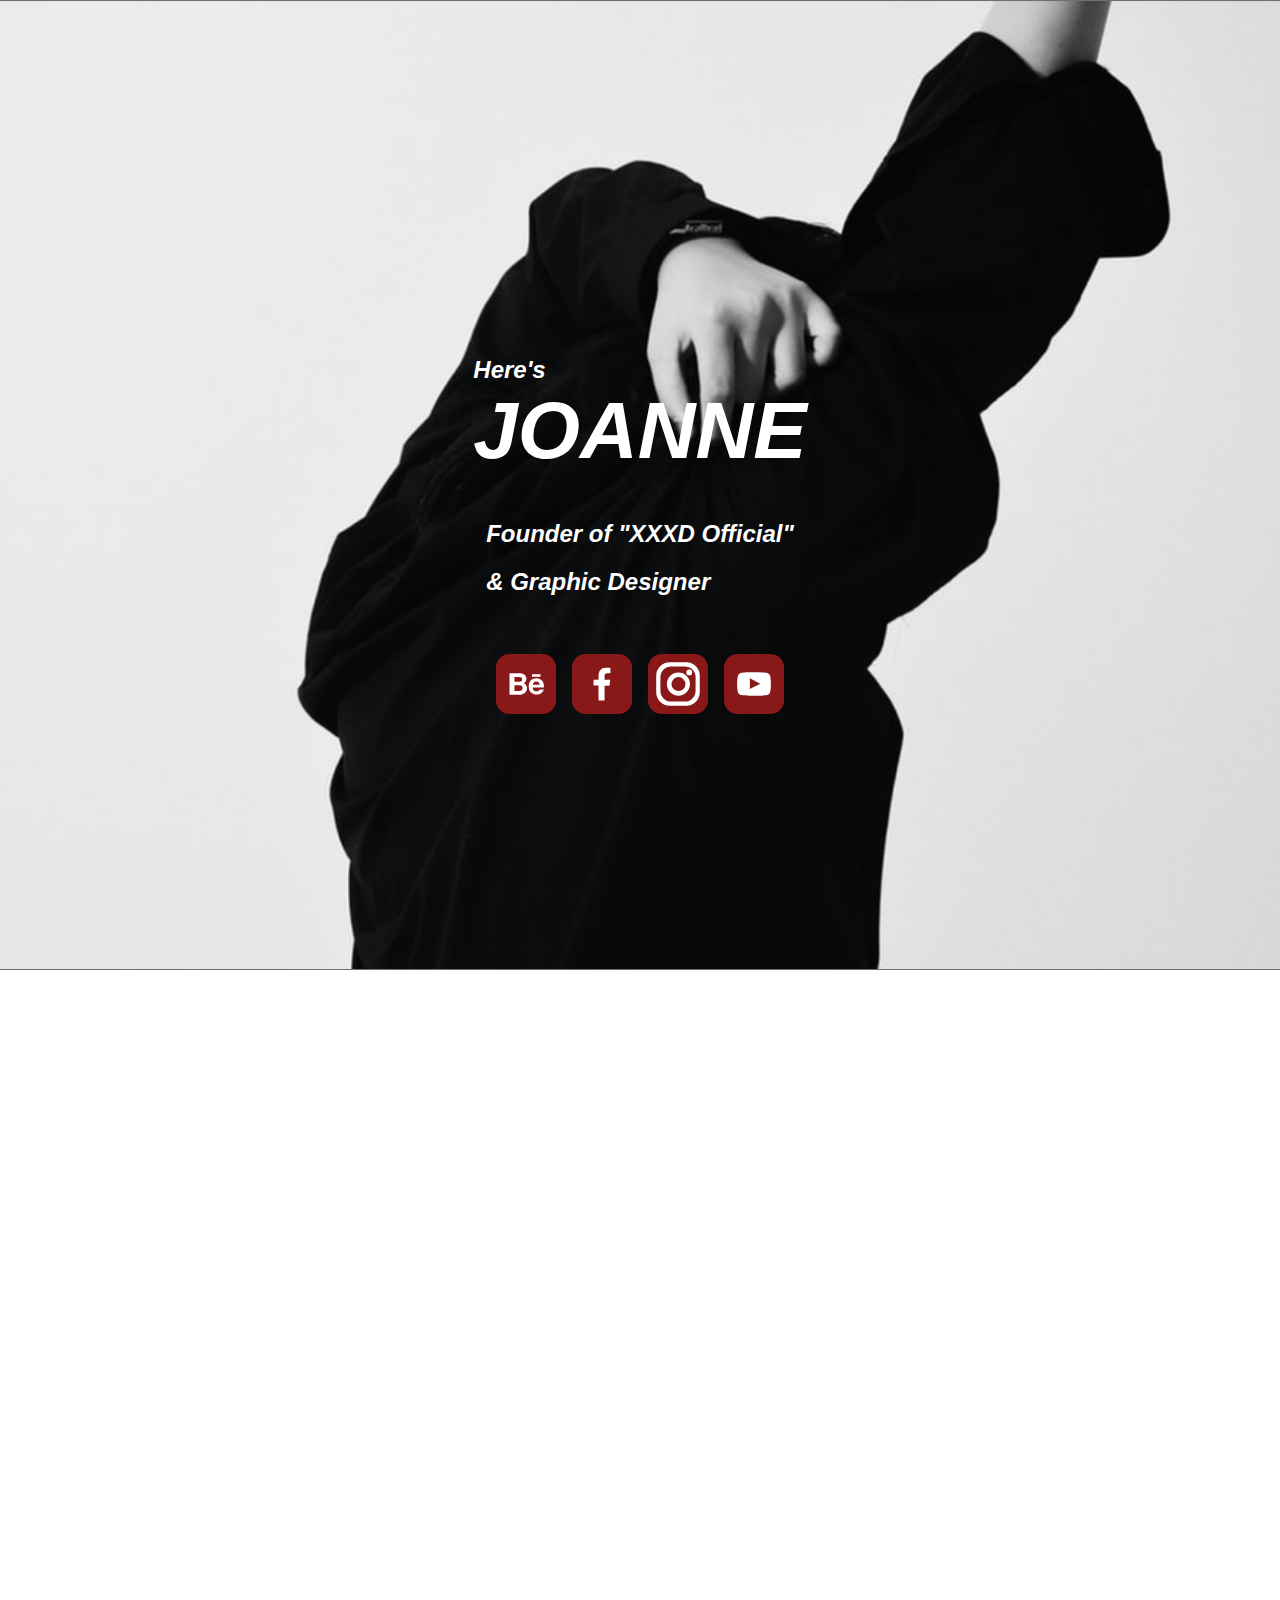
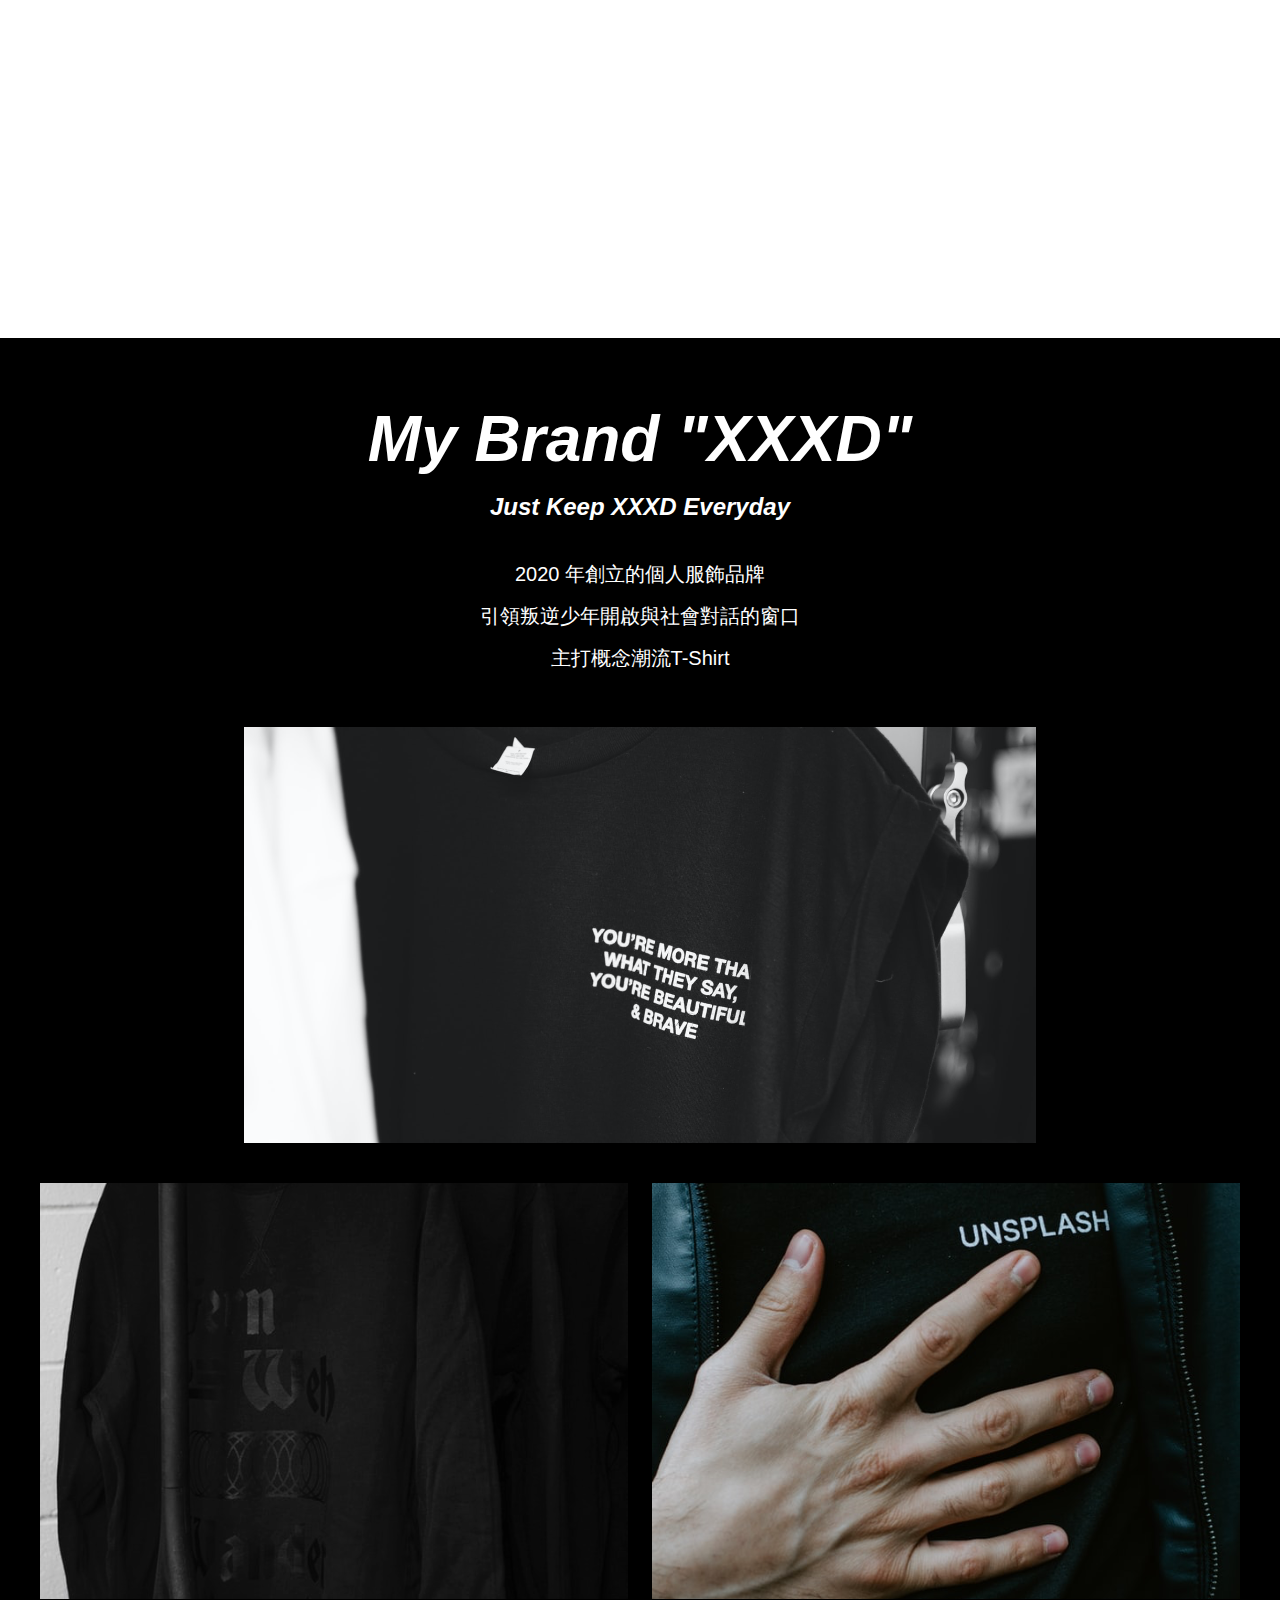
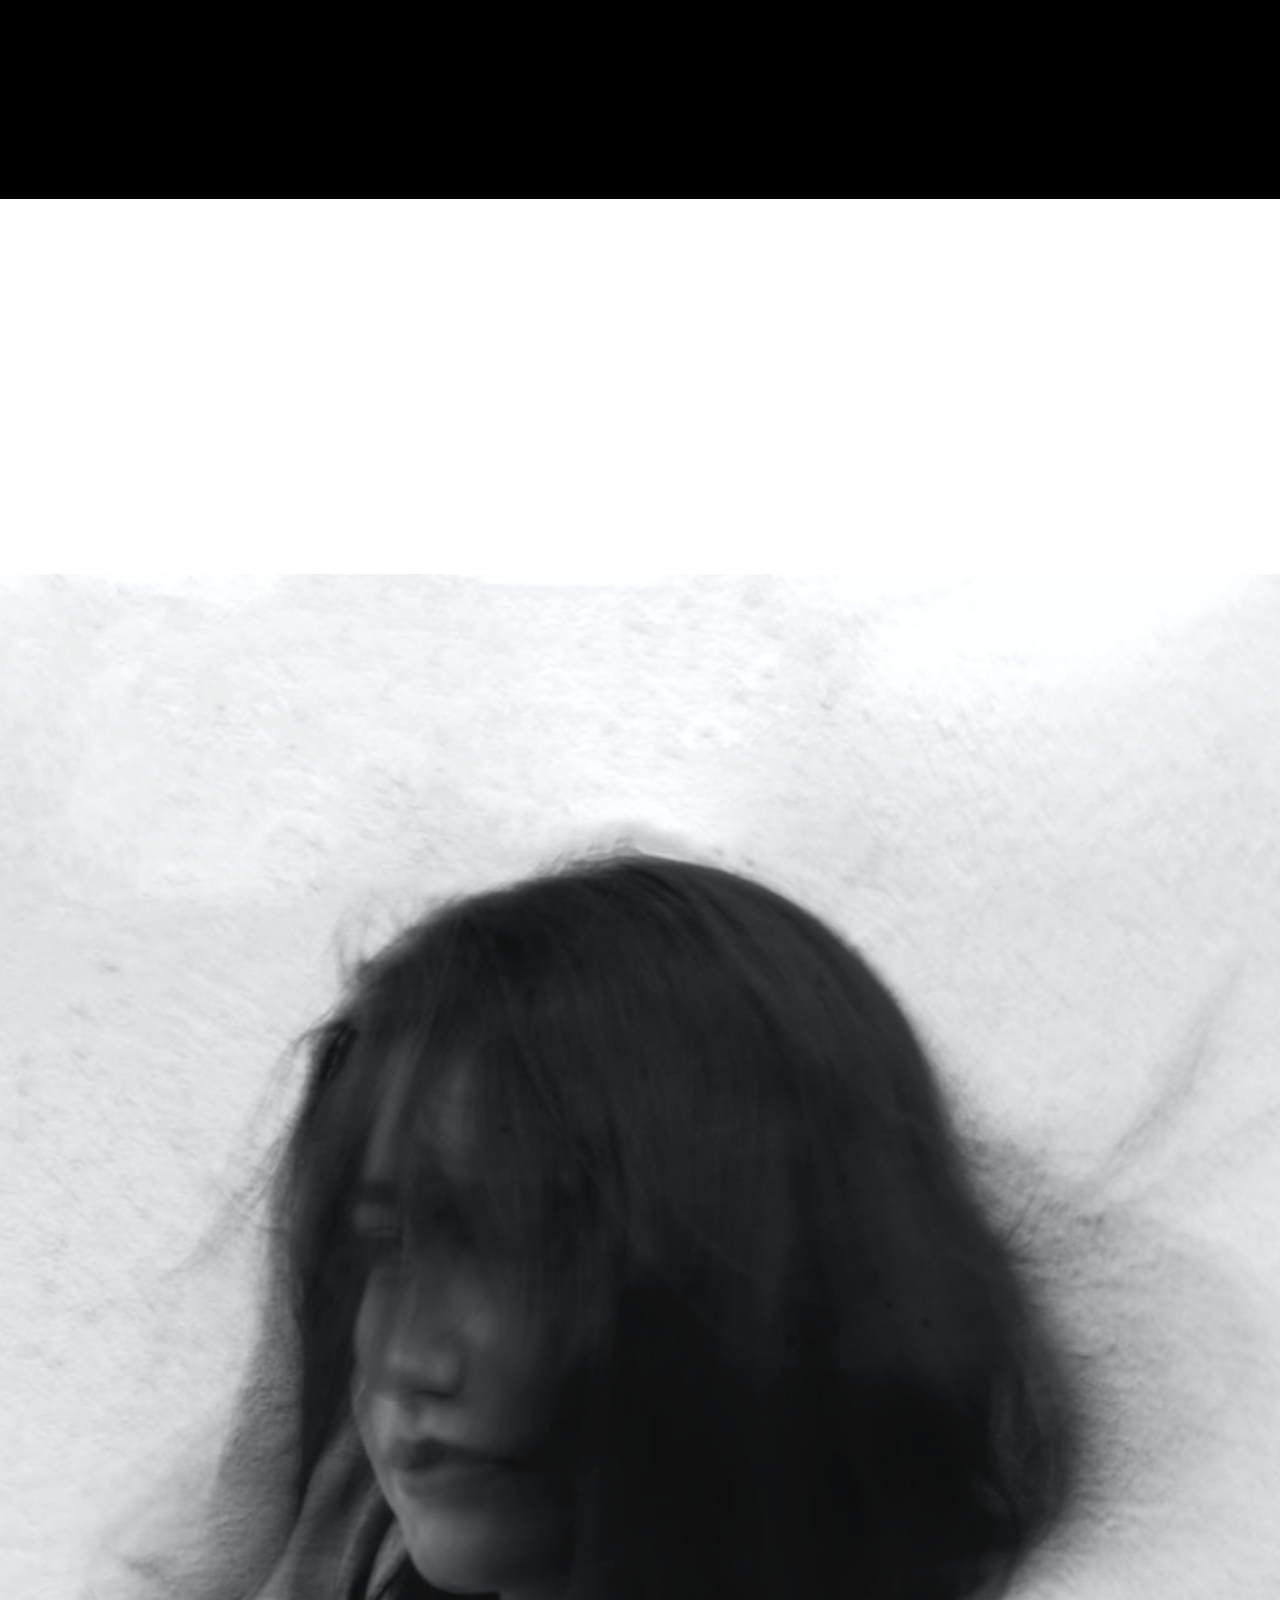
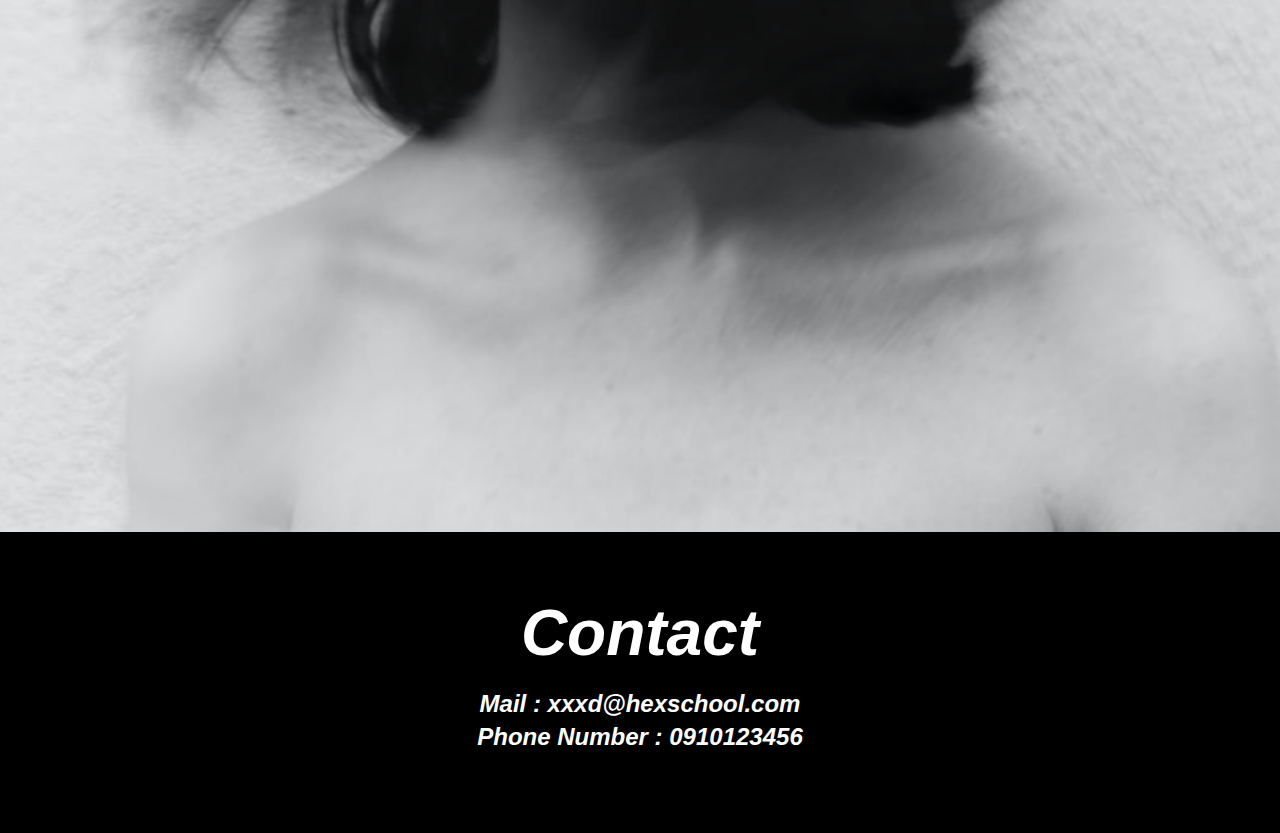
<file: week7/index.html>
<!DOCTYPE html>
<html lang="en">

<head>
	<meta charset="UTF-8">
	<title>week7-AOI</title>
	<meta name="viewport" content="width=device-width, initial-scale=1, user-scalable=no">
	<link rel="stylesheet" href="css/reset.css">
	<link rel="stylesheet" href="css/style.css">
</head>

<body>
	<!-- header -->
	<header class="header d-flex flex-column flex-center text-color-light">

		<div class="title mb-32">
			<p class="title-small">Here's</p>
			<h1 class="title-main">
				JOANNE
			</h1>
		</div>

		<h3 class="header-text mb-48">
			Founder of "XXXD Official"<br>
			& Graphic Designer
		</h3>
		<ul class="contact d-flex">
			<li class="contact-icon m-x-8"><a href="#"><img src="images/behance.svg" alt="behance"></a></li>
			<li class="contact-icon m-x-8"><a href="#"><img src="images/facebook.svg" alt="facebook"></a></li>
			<li class="contact-icon m-x-8"><a href="#"><img src="images/instagram.svg" alt="instagram"></a></li>
			<li class="contact-icon m-x-8"><a href="#"><img src="images/youtube.svg" alt="youtube"></a></li>
		</ul>
	</header>

	<!-- about -->
	<section class="about d-flex flex-center flex-column pt-64 " data-aos="fade-up">
		<h2 class="title-sub mb-40">About</h2>
		<img class="photo mb-24" src="images/photo.png" alt="photo" data-aos="fade-up">
		<div class="d-flex flex-center flex-column" data-aos="fade-up">
			<p class="about-text mb-8">Joanne Chen</p>
			<p class="about-text mb-8">1997/10/10</p>
			<p class="about-text mb-8">National Hex School Normal University</p>
			<p class="about-text pb-20">Department of Visual Design</p>
		</div>

		<ul class="about-list mb-56 pt-32 d-flex flex-column flex-center" data-aos="fade-up">
			<li class="d-flex mb-32">
				<div class="circle mr-16"></div>
				<p>Founder of "XXXD Official"</p>
			</li>
			<li class="d-flex mb-32">
				<div class="circle mr-16"></div>
				<p>Graphic Designer</p>
			</li>
			<li class="d-flex">
				<div class="circle mr-16"></div>
				<p>Graphic Intern of Hex School</p>
			</li>
		</ul>
	</section>

	<!-- brand -->
	<section class="brand text-color-light text-center pt-64 pb-160">
		<h2 class="title-sub mb-16">My Brand "XXXD"</h2>
		<p class="brand-text mb-32">Just Keep XXXD Everyday</p>
		<ul class="brand-content mb-48">
			<li>2020 年創立的個人服飾品牌</li>
			<li>引領叛逆少年開啟與社會對話的窗口</li>
			<li>主打概念潮流T-Shirt</li>
		</ul>
		<ul class="brand-list d-flex flex-wrap mb-40 container justify-sb">
			<li class="brand-list-item"><img src="images/brand_img1.png" alt=""></li>
			<li class="brand-list-item"><img src="images/brand_img2.png" alt=""></li>
			<li class="brand-list-item"><img src="images/brand_img3.png" alt=""></li>
		</ul>
	</section>

	<!-- other-works -->
	<section class="other-works text-center">
		<div data-aos="fade-up">
			<h2 class="title-sub mt-64 mb-24">Other Works</h2>
			<p class="other-works-text mb-128">
				2016-2020年累積的作品<br>
				海報/廣告/攝影/LOGO/3D
			</p>
		</div>

		<div class="other-works-bg d-flex flex-center">
			<div class="other-works-content">
				<ul class="other-works-list d-flex justify-c mb-56" data-aos="fade-left">
					<li class="other-works-item mr-24">
						<img src="images/work_img1.png" alt="">
						<p class="other-works-item-title mt-16">海報設計/2017</p>
					</li>
					<li class="other-works-item mr-24">
						<img src="images/work_img2.png" alt="">
						<p class="other-works-item-title mt-16">海報設計/2018</p>
					</li>
					<li class="other-works-item">
						<img src="images/work_img3.png" alt="">
						<p class="other-works-item-title mt-16">海報設計/2018</p>
					</li>
				</ul>
				<ul class="other-works-list d-flex justify-c mb-56" data-aos="fade-right">
					<li class="other-works-item mr-24">
						<img src="images/work_img4.png" alt="">
						<p class="other-works-item-title mt-16">概念攝影/2018</p>
					</li>
					<li class="other-works-item">
						<img src="images/work_img5.png" alt="">
						<p class="other-works-item-title mt-16">概念攝影/2018</p>
					</li>
				</ul>
				<ul class="other-works-list d-flex justify-c pb-162" data-aos="flip-left">
					<li class="other-works-item mr-24">
						<img src="images/work_img6.png" alt="">
						<p class="other-works-item-title mt-16">sasa酒標設計/2019</p>
					</li>
					<li class="other-works-item mr-24">
						<img src="images/work_img7.png" alt="">
						<p class="other-works-item-title mt-16">攝影創作/2018</p>
					</li>
					<li class="other-works-item">
						<img src="images/work_img8.png" alt="">
						<p class="other-works-item-title mt-16">官網設計/2020</p>
					</li>
				</ul>
			</div>
		</div>
	</section>

	<!-- footer -->
	<footer class="footer text-color-light text-center pt-64 pb-80">
		<h2 class="title-sub mb-16">
			Contact
		</h2>
		<a href="mailto:xxxd@hexschool.com" class="mail mb-16">Mail : xxxd@hexschool.com</a><br>
		<a href="tel:+886910123456" class="phone">Phone Number : 0910123456</a>
	</footer>
	<link rel="stylesheet" href="https://unpkg.com/aos@next/dist/aos.css" />
	<script src="https://unpkg.com/aos@next/dist/aos.js"></script>
	<script>
		AOS.init({
			// Global settings:
			disable: false, // accepts following values: 'phone', 'tablet', 'mobile', boolean, expression or function
			startEvent: 'DOMContentLoaded', // name of the event dispatched on the document, that AOS should initialize on
			initClassName: 'aos-init', // class applied after initialization
			animatedClassName: 'aos-animate', // class applied on animation
			useClassNames: false, // if true, will add content of `data-aos` as classes on scroll
			disableMutationObserver: false, // disables automatic mutations' detections (advanced)
			debounceDelay: 50, // the delay on debounce used while resizing window (advanced)
			throttleDelay: 99, // the delay on throttle used while scrolling the page (advanced)


			// Settings that can be overridden on per-element basis, by `data-aos-*` attributes:
			offset: 120, // offset (in px) from the original trigger point
			delay: 0, // values from 0 to 3000, with step 50ms
			duration: 600, // values from 0 to 3000, with step 50ms
			easing: 'ease', // default easing for AOS animations
			once: true, // whether animation should happen only once - while scrolling down
			mirror: false, // whether elements should animate out while scrolling past them
			anchorPlacement: 'top-bottom', // defines which position of the element regarding to window should trigger the animation

		});
	</script>
</body>

</html>
</file>
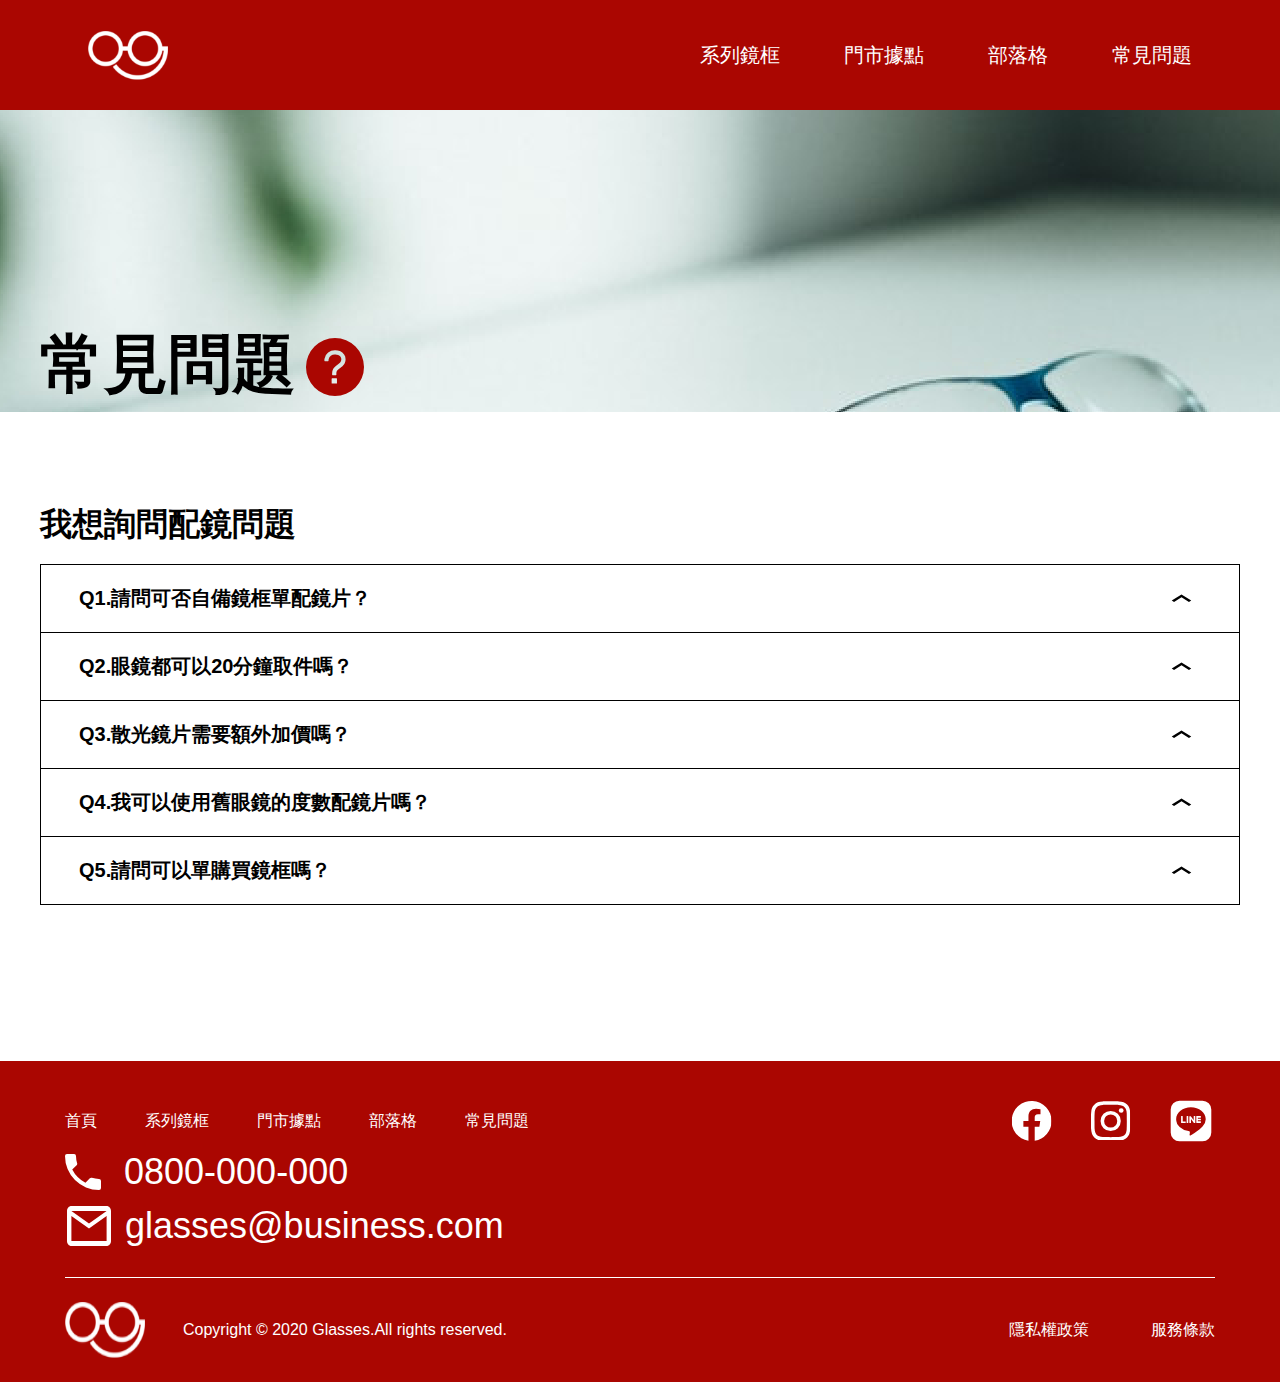
<file: week4/faq.html>
<!DOCTYPE html>
<html lang="en">

<head>
    <meta charset="UTF-8">
    <meta name="viewport" content="width=device-width, initial-scale=1, user-scalable=no">
    <title>FAQ</title>
    <link rel="stylesheet" href="https://cdnjs.cloudflare.com/ajax/libs/font-awesome/5.13.0/css/all.min.css">
    <link rel="stylesheet" href="assets/style/all.css">
</head>

<body>

    <!-- navbar (layout)-->
    <nav class="navbar bg-primary d-flex justify-sb align-items-center  p-x-11">
        <a href="#" class="ham-icon">
            <i class="fas fa-bars "></i>
        </a>
        <div class="logo-container">
            <a class="logo" href="index.html">
                <img src="assets/images/logo.png" alt="">
            </a>
        </div>

        <ul class="menu d-flex">
            <li class="menu-item mr-8"><a class="d-block p-y-5" href="index.html">系列鏡框</a></li>
            <li class="menu-item mr-8"><a class="d-block p-y-5" href="">門市據點</a></li>
            <li class="menu-item mr-8"><a class="d-block p-y-5" href="">部落格</a></li>
            <li class="menu-item"><a class="d-block p-y-5" href="faq.html">常見問題</a></li>
        </ul>
    </nav>


    <!-- 參考 hsin-yu 同學 沒做選單收闔QQ-->
<!--faq header開始-->
<section class="faq-header">
    <div class="faq-header-inner d-flex container">
        <h1 class="font-weight-bold">
            常見問題
        </h1>
        <img class="q-icon mb-2" src="assets/images/help-circle-sharp.svg" alt="" srcset="">
    </div>
</section>
<!--faq header結束-->
<!--faq-content 開始-->
<section class="faq-content container">
    <div class="faq-content-title font-weight-bold mb-2">
        我想詢問配鏡問題
    </div>
    <ul class="faq-card">
        <li class="faq-card_item">
            <input type="checkbox" name="" id="q1" class="checkbox">
            <label for="q1" class="label">
                <h4 class="question">
                    Q1.請問可否自備鏡框單配鏡片？
                </h4>
                <img src="assets/images/ic_keyboard_arrow_up_24px.svg" alt="arrow-down icon">
            </label>
            <div class="faq-card-item__body"></div>
        </li>
        <li class="faq-card_item">
            <input type="checkbox" name="" id="q2" class="checkbox">
            <label for="q2" class="label">
                <h4 class="question">
                    Q2.眼鏡都可以20分鐘取件嗎？
                </h4>
                <img src="assets/images/ic_keyboard_arrow_up_24px.svg" alt="arrow-down icon">
            </label>
            <div class="faq-card-item__body"></div>
        </li>
        <li class="faq-card_item">
            <input type="checkbox" name="" id="q3" class="checkbox">
            <label for="q3" class="label">
                <h4 class="question">
                    Q3.散光鏡片需要額外加價嗎？
                </h4>
                <img src="assets/images/ic_keyboard_arrow_up_24px.svg" alt="arrow-down icon">
            </label>
            <div class="faq-card-item__body"></div>
        </li>
        <li class="faq-card_item">
            <input type="checkbox" name="" id="q4" class="checkbox">
            <label for="q4" class="label">
                <h4 class="question">
                    Q4.我可以使用舊眼鏡的度數配鏡片嗎？
                </h4>
                <img src="assets/images/ic_keyboard_arrow_up_24px.svg" alt="arrow-down icon">
            </label>
            <div class="faq-card-item__body"></div>
        </li>
        <li class="faq-card_item">
            <input type="checkbox" name="" id="q5" class="checkbox">
            <label for="q5" class="label">
                <h4 class="question">
                    Q5.請問可以單購買鏡框嗎？
                </h4>
                <img src="assets/images/ic_keyboard_arrow_up_24px.svg" alt="arrow-down icon">
            </label>
            <div class="faq-card-item__body"></div>
        </li>
    </ul>
</section>
<!--faq-content結束-->

    <!-- footer開始 -->
    <footer class="bg-primary font-color-light">
        <div class="footer-inner">
            <div class="footer-top">
                <div class="footer-link d-flex justify-sb align-items-center pt-36p">
                    <ul class="footer-menu d-flex">
                        <li class="footer-menu-items mr-6"><a class="d-block" href="">首頁</a></li>
                        <li class="footer-menu-items mr-6"><a class="d-block" href="">系列鏡框</a></li>
                        <li class="footer-menu-items mr-6"><a class="d-block" href="">門市據點</a></li>
                        <li class="footer-menu-items mr-6"><a class="d-block" href="">部落格</a></li>
                        <li class="footer-menu-items"><a class="d-block" href="">常見問題</a></li>
                    </ul>
                    <ul class="footer-logo-list d-flex">
                        <li class="mr-4"><a href=""><img src="assets/images/icon-fb.svg" alt=""></a></li>
                        <li class="mr-4"><a href=""><img src="assets/images/icon-ig.svg" alt=""></a></li>
                        <li><a href=""><img src="assets/images/icon-line.svg" alt=""></a></li>
                    </ul>
                </div>


                <ul class="footer-contact pb-3">
                    <li class="d-flex">
                        <img class="icon-phone mr-23p" src="assets/images/icon-phone.svg" alt="">
                        <h3>0800-000-000</h3>
                    </li>
                    <li class="d-flex">
                        <img class="icon-email mr-12p" src="assets/images/icon-mail.svg" alt="">
                        <h3>glasses@business.com</h3>
                    </li>
                </ul>
            </div>
            <div class="footer-copyright d-flex  justify-sb align-items-center">
                <div class="d-flex">
                    <img class="footer-copyright-logo" src="assets/images/logo.png" alt="">
                    <p class="footer-copyright-en mt-5 mb-5">
                        Copyright © 2020 Glasses.All rights reserved.
                    </p>
                </div>
                <div class="footer-copyright-text d-flex">
                    <a href="" class="mr-62p">隱私權政策</a>
                    <a href="">服務條款</a>
                </div>
            </div>
        </div>
    </footer>
    <script src="https://code.jquery.com/jquery-3.5.1.slim.min.js"
        integrity="sha256-4+XzXVhsDmqanXGHaHvgh1gMQKX40OUvDEBTu8JcmNs=" crossorigin="anonymous"></script>
    <script src="assets/js/all.js"></script>

</body>

</html>
</file>
<file: week1/css/style.css>
body{font-family:"Microsoft JhengHei"}img{max-width:100%;height:auto;display:block}*,*::before,*::after{-webkit-box-sizing:border-box;box-sizing:border-box}.ft-color--red{color:#a00404}.ft-color--white{color:#ffffff}.bg-color--lightgray{background:#96a9c4}.bg-color--darkgray{background:#415165}.container{max-width:1200px;margin:0 auto}.name{font-size:80px;line-height:90px}.title{font-size:35px;line-height:45px;font-weight:700}.title-subtitle{font-size:24px;line-height:32px;font-weight:700;padding-left:16px}.content{padding:0 48px}.content-text,.skills-list,.workItem{font-size:24px;line-height:36px}.content-text--bord,.skills-list--bord,.workItem--bord{font-weight:700}.underline--1{border-bottom:1px solid black}.underline--1--white{border-bottom:1px solid #fff}.underline--2{border-bottom:2px solid black}.underline--2--white{border-bottom:2px solid #fff}.timeline-dot{position:relative}.timeline-dot::before{position:absolute;content:"";width:16px;height:16px;background-color:#96A9C4;border-radius:50%;top:6px;left:-32px}.timeline-line:after{position:absolute;content:"";border-left:1px solid #96A9C4;top:20px;bottom:-40px;left:-24px}.skills{display:-webkit-box;display:-ms-flexbox;display:flex}.banner{width:100%;margin-top:70px;margin-bottom:65px}.skills-content{display:-webkit-box;display:-ms-flexbox;display:flex;-webkit-box-orient:vertical;-webkit-box-direction:normal;-ms-flex-direction:column;flex-direction:column;-webkit-box-flex:0;-ms-flex:0 0 95%;flex:0 0 95%;max-width:1200px;background-color:#415165;padding:24px 102px 56px;color:white;text-align:center}.skill-list{width:230px;padding-left:23px;border-left:1px solid #96A9C4;margin:0 auto}.skill-list-item{font-size:24px;font-weight:lighter;line-height:36px;margin-bottom:16px;text-align:left}.skill-list-item--mb0{margin:0}.workExperience-list{padding:0 48px 0 48px;position:relative}.workExperience-list::before{position:absolute;content:"";border-left:1px solid #96A9C4;top:0;bottom:0;left:24px}.work-detail{width:642px;font-size:20px;line-height:30px;font-weight:500}.footer{color:white;text-align:center;padding:24px 0 48px 0}.contact-list-items{text-align:center;font-size:24px;line-height:36px}.contact-list-icon{display:-webkit-box;display:-ms-flexbox;display:flex;-webkit-box-pack:center;-ms-flex-pack:center;justify-content:center;margin:0 12px 0 12px}.mt-48{margin-top:48px}.mr-16{margin-right:16px}.mr-24{margin-right:24px}.mb-8{margin-bottom:8px}.mb-16{margin-bottom:16px}.mb-22{margin-bottom:22px}.mb-24{margin-bottom:24px}.mb-32{margin-bottom:32px}.mb-40{margin-bottom:40px}.mb-48{margin-bottom:48px}.mb-72{margin-bottom:72px}.pt-8{padding-top:8px}.pb-8{padding-bottom:8px}.pb-24{padding-bottom:24px}.pt-48{padding-top:48px}
/*# sourceMappingURL=style.css.map */
</file>
<file: week2/css/style.css>
*,*::before,*::after{-webkit-box-sizing:border-box;box-sizing:border-box}img{max-width:100%;height:auto;display:block}html{font-size:24px}body{background-color:#fff;font-family:"Microsoft JhengHei","Segoe UI","Helvetica",Garuda,Arial,sans-serif;font-style:italic;font-weight:bold}a{text-decoration:none;color:#ffffff;line-height:33px}.container{max-width:1200px;margin:0 auto}.m-x-8{margin:0 8px}.mt-16{margin-top:16px}.mt-32{margin-top:32px}.mt-64{margin-top:64px}.mr-16{margin-right:16px}.mr-24{margin-right:24px}.mb-8{margin-bottom:8px}.mb-16{margin-bottom:16px}.mb-24{margin-bottom:24px}.mb-32{margin-bottom:32px}.mb-40{margin-bottom:40px}.mb-48{margin-bottom:48px}.mb-56{margin-bottom:56px}.mb-64{margin-bottom:64px}.mb-128{margin-bottom:128px}.mb-160{margin-bottom:160px}.pt-32{padding-top:32px}.pt-64{padding-top:64px}.pb-20{padding-bottom:20px}.pb-80{padding-bottom:80px}.pb-160{padding-bottom:160px}.pb-162{padding-bottom:162px}.text-center{text-align:center}.text-left{text-align:left}.text-right{text-align:right}.d-block{display:block}.d-inline{display:inline}.d-flex{display:-webkit-box;display:-ms-flexbox;display:flex}.flex-column{-webkit-box-orient:vertical;-webkit-box-direction:normal;-ms-flex-direction:column;flex-direction:column}.flex-center{-webkit-box-pack:center;-ms-flex-pack:center;justify-content:center;-webkit-box-align:center;-ms-flex-align:center;align-items:center}.flex-wrap{-ms-flex-wrap:wrap;flex-wrap:wrap}.justify-sb{-webkit-box-pack:justify;-ms-flex-pack:justify;justify-content:space-between}.justify-c{-webkit-box-pack:center;-ms-flex-pack:center;justify-content:center}.text-color-light{color:#fff}.text-color-dark{color:#000}.title-main{font-size:80px;line-height:94px}.title-sub{font-size:64px;line-height:75px}.title-small{font-size:24px;line-height:28px}.header{background-image:url(../images/banner.png);background-size:cover;padding-top:356px;padding-bottom:256px;background-position:center center}.header-text{font-size:24px;line-height:48px}.about-text,.brand-text{font-size:24px;line-height:28px}.about-list{width:384px;border-top:1px solid #000}.circle{background-color:#891818;width:22px;height:22px;border-radius:50%}.brand{background-color:#000}.brand-content{line-height:42px;font-size:20px;font-style:normal;font-weight:500}.brand-list-item:first-child{margin-left:204px;margin-bottom:40px}.other-works-text{font-size:20px;line-height:42px;font-style:normal}.other-works-item-title{line-height:28px;font-size:20px;color:#fff;font-style:normal}.other-works-bg{background-image:url(../images/photo-1561291386-5be50364cfb5.png);background-size:cover;background-position:center center}.other-works-content{max-width:1200px;margin-top:-80px}.footer{background-color:#000}
/*# sourceMappingURL=style.css.map */
</file>
<file: week7/css/style.css>
*,*::before,*::after{-webkit-box-sizing:border-box;box-sizing:border-box}img{max-width:100%;height:auto;display:block}html{font-size:24px}body{background-color:#fff;font-family:"Microsoft JhengHei","Segoe UI","Helvetica",Garuda,Arial,sans-serif;font-style:italic;font-weight:bold}a{text-decoration:none;color:#ffffff;line-height:33px}.container{max-width:1200px;margin:0 auto}.m-x-8{margin:0 8px}.mt-16{margin-top:16px}.mt-32{margin-top:32px}.mt-64{margin-top:64px}.mr-16{margin-right:16px}.mr-24{margin-right:24px}.mb-8{margin-bottom:8px}.mb-16{margin-bottom:16px}.mb-24{margin-bottom:24px}.mb-32{margin-bottom:32px}.mb-40{margin-bottom:40px}.mb-48{margin-bottom:48px}.mb-56{margin-bottom:56px}.mb-64{margin-bottom:64px}.mb-128{margin-bottom:128px}.mb-160{margin-bottom:160px}.pt-32{padding-top:32px}.pt-64{padding-top:64px}.pb-20{padding-bottom:20px}.pb-80{padding-bottom:80px}.pb-160{padding-bottom:160px}.pb-162{padding-bottom:162px}.text-center{text-align:center}.text-left{text-align:left}.text-right{text-align:right}.d-block{display:block}.d-inline{display:inline}.d-flex{display:-webkit-box;display:-ms-flexbox;display:flex}.flex-column{-webkit-box-orient:vertical;-webkit-box-direction:normal;-ms-flex-direction:column;flex-direction:column}.flex-center{-webkit-box-pack:center;-ms-flex-pack:center;justify-content:center;-webkit-box-align:center;-ms-flex-align:center;align-items:center}.flex-wrap{-ms-flex-wrap:wrap;flex-wrap:wrap}.justify-sb{-webkit-box-pack:justify;-ms-flex-pack:justify;justify-content:space-between}.justify-c{-webkit-box-pack:center;-ms-flex-pack:center;justify-content:center}.text-color-light{color:#fff}.text-color-dark{color:#000}.title-main{font-size:80px;line-height:94px}.title-sub{font-size:64px;line-height:75px}.title-small{font-size:24px;line-height:28px}.header{background-image:url(../images/banner.png);background-size:cover;padding-top:356px;padding-bottom:256px;background-position:center center}.header-text{font-size:24px;line-height:48px}.about-text,.brand-text{font-size:24px;line-height:28px}.about-list{width:384px;border-top:1px solid #000}.circle{background-color:#891818;width:22px;height:22px;border-radius:50%}.brand{background-color:#000}.brand-content{line-height:42px;font-size:20px;font-style:normal;font-weight:500}.brand-list-item:first-child{margin-left:204px;margin-bottom:40px}.other-works-text{font-size:20px;line-height:42px;font-style:normal}.other-works-item-title{line-height:28px;font-size:20px;color:#fff;font-style:normal}.other-works-bg{background-image:url(../images/photo-1561291386-5be50364cfb5.png);background-size:cover;background-position:center center}.other-works-content{max-width:1200px;margin-top:-80px}.footer{background-color:#000}
/*# sourceMappingURL=style.css.map */
</file>
<file: week4/assets/style/all.css>
@charset "UTF-8";
/* http://meyerweb.com/eric/tools/css/reset/ 
   v2.0 | 20110126
   License: none (public domain)
*/
html, body, div, span, applet, object, iframe,
h1, h2, h3, h4, h5, h6, p, blockquote, pre,
a, abbr, acronym, address, big, cite, code,
del, dfn, em, img, ins, kbd, q, s, samp,
small, strike, strong, sub, sup, tt, var,
b, u, i, center,
dl, dt, dd, ol, ul, li,
fieldset, form, label, legend,
table, caption, tbody, tfoot, thead, tr, th, td,
article, aside, canvas, details, embed,
figure, figcaption, footer, header, hgroup,
menu, nav, output, ruby, section, summary,
time, mark, audio, video {
  margin: 0;
  padding: 0;
  border: 0;
  font-size: 100%;
  font: inherit;
  vertical-align: baseline; }

/* HTML5 display-role reset for older browsers */
article, aside, details, figcaption, figure,
footer, header, hgroup, menu, nav, section {
  display: block; }

body {
  line-height: 1; }

ol, ul {
  list-style: none; }

blockquote, q {
  quotes: none; }

blockquote:before, blockquote:after,
q:before, q:after {
  content: '';
  content: none; }

table {
  border-collapse: collapse;
  border-spacing: 0; }

/* spacing */
/* grid */
/* break points*/
*,
*::before,
*::after {
  -webkit-box-sizing: border-box;
          box-sizing: border-box; }

body,
html {
  height: 100%;
  line-height: 1.5;
  font-family: -apple-system, BlinkMacSystemFont, "Segoe UI", "Microsoft JhengHei", Roboto, "Helvetica Neue", Arial, sans-serif; }

img {
  max-width: 100%;
  height: auto;
  display: block; }

h1 {
  font-size: 64px; }

h2 {
  font-size: 48px; }

h3 {
  font-size: 36px; }

h4 {
  font-size: 24px; }

a {
  text-decoration: none;
  color: #ffffff; }

/* container */
/* 容器寬度 = 內容寬度+欄位總間距*/
.container {
  max-width: 1224px;
  padding: 0 12px;
  margin: 0 auto;
  /* 擁有主容器滿寬，且在高於此寬度時向外延伸 */ }

.bg-cover {
  /*圖片位置至中 x y*/
  background-position: center center;
  /*容器過大時背景不重複*/
  background-repeat: no-repeat;
  background-size: cover; }

/* font */
.italic {
  font-style: italic; }

.font-weight-bold {
  font-weight: 700; }

.m-0-a {
  margin: 0 auto; }

/* text align */
.text-center {
  text-align: center; }

.text-left {
  text-align: left; }

.text-right {
  text-align: right; }

/* display */
.d-block {
  display: block; }

.d-inline {
  display: inline; }

.d-none {
  display: none; }

.d-flex {
  display: -webkit-box;
  display: -ms-flexbox;
  display: flex; }

.flex-column {
  -webkit-box-orient: vertical;
  -webkit-box-direction: normal;
      -ms-flex-direction: column;
          flex-direction: column; }

.flex-center {
  -webkit-box-pack: center;
      -ms-flex-pack: center;
          justify-content: center;
  -webkit-box-align: center;
      -ms-flex-align: center;
          align-items: center; }

.flex-wrap {
  -ms-flex-wrap: wrap;
      flex-wrap: wrap; }

.flex-row-reverse {
  -webkit-box-orient: horizontal;
  -webkit-box-direction: reverse;
      -ms-flex-direction: row-reverse;
          flex-direction: row-reverse; }

.justify-end {
  -webkit-box-pack: end;
      -ms-flex-pack: end;
          justify-content: flex-end; }

.justify-center {
  -webkit-box-pack: center;
      -ms-flex-pack: center;
          justify-content: center; }

.justify-sb {
  -webkit-box-pack: justify;
      -ms-flex-pack: justify;
          justify-content: space-between; }

.align-items-center {
  -webkit-box-align: center;
      -ms-flex-align: center;
          align-items: center; }

.align-items-end {
  -webkit-box-align: end;
      -ms-flex-align: end;
          align-items: flex-end; }

/* size */
.w-25 {
  width: 25%; }

.w-50 {
  width: 50%; }

.w-75 {
  width: 75%; }

.w-100 {
  width: 100%; }

.h-25 {
  height: 25%; }

.h-50 {
  height: 50%; }

.h-75 {
  height: 75%; }

.h-100 {
  height: 100%; }

/* 在主容器1200px下，子容器可以切分 
 * 數字比整數少，是因為可以在 flex下jcsb時，多欄分開，
 * 但這會有問題 */
/* container */
/* 容器寬度 = 內容寬度+欄位總間距*/
.container {
  max-width: 1224px;
  padding: 0 12px;
  margin: 0 auto;
  /* 擁有主容器滿寬，且在高於此寬度時向外延伸 */ }

.m-x-1 {
  margin: 0, 8px; }

.mt-1 {
  margin-top: 8px; }

.mt-2 {
  margin-top: 16px; }

.mt-3 {
  margin-top: 24px; }

.mt-4 {
  margin-top: 32px; }

.mt-5 {
  margin-top: 40px; }

.mt-12p {
  margin-top: 12px; }

.mt-42p {
  margin-top: 42px; }

.mt-8 {
  margin-top: 64px; }

.ml-1 {
  margin-left: 8px; }

.ml-3 {
  margin-left: 24px; }

.mr-1 {
  margin-right: 8px; }

.mr-12p {
  margin-right: 12px; }

.mr-2 {
  margin-right: 16px; }

.mr-23p {
  margin-right: 23px; }

.mr-3 {
  margin-right: 24px; }

.mr-30p {
  margin-right: 30px; }

.mr-4 {
  margin-right: 32px; }

.mr-6 {
  margin-right: 48px; }

.mr-62p {
  margin-right: 62px; }

.mr-8 {
  margin-right: 64px; }

.mb-1 {
  margin-bottom: 8px; }

.mb-18p {
  margin-bottom: 18px; }

.mb-2 {
  margin-bottom: 16px; }

.mb-20p {
  margin-bottom: 20px; }

.mb-3 {
  margin-bottom: 24px; }

.mb-4 {
  margin-bottom: 32px; }

.mb-5 {
  margin-bottom: 40px; }

.mb-6 {
  margin-bottom: 48px; }

.mb-52p {
  margin-bottom: 52px; }

.mb-7 {
  margin-bottom: 56px; }

.mb-60p {
  margin-bottom: 60px; }

.mb-8 {
  margin-bottom: 64px; }

.mb-10 {
  margin-bottom: 80px; }

.mb-12 {
  margin-bottom: 96px; }

.mb-16 {
  margin-bottom: 128px; }

.mb-18 {
  margin-bottom: 144px; }

.mb-20 {
  margin-bottom: 160px; }

.p-2 {
  padding: 16px; }

.p-x-11 {
  padding-left: 88px;
  padding-right: 88px; }

.p-y-3 {
  padding-top: 24px;
  padding-bottom: 24px; }

.p-y-5 {
  padding-top: 40px;
  padding-bottom: 40px; }

.pt-2 {
  padding-top: 16px; }

.pt-3 {
  padding-top: 24px; }

.pt-4 {
  padding-top: 32px; }

.pt-8 {
  padding-top: 64px; }

.pt-36p {
  padding-top: 36px; }

.pb-2 {
  padding-bottom: 16px; }

.pb-3 {
  padding-bottom: 24px; }

.pb-5 {
  padding-bottom: 40px; }

.pb-10 {
  padding-bottom: 80px; }

.pb-20 {
  padding-bottom: 160px; }

/* 組合語法 用 @include 語法名稱 來引用 */
/* navbar */
.navbar {
  font-size: 20px;
  -webkit-transition: all .5s linear;
  -o-transition: all .5s linear;
  transition: all .5s linear;
  position: fixed;
  top: 0;
  left: 0;
  width: 100%;
  z-index: 100; }
  @media screen and (max-width: 768px) {
    .navbar {
      padding: 0 30px;
      -webkit-box-pack: initial;
          -ms-flex-pack: initial;
              justify-content: initial; }
      .navbar .logo-container {
        width: 100%;
        display: -webkit-box;
        display: -ms-flexbox;
        display: flex;
        -webkit-box-pack: center;
            -ms-flex-pack: center;
                justify-content: center; }
      .navbar .logo {
        padding: 30px 0; } }
    @media screen and (max-width: 768px) and (max-width: 375px) {
      .navbar .logo {
        padding: 10px 0;
        max-width: 48px; } }
  @media screen and (max-width: 375px) {
    .navbar {
      padding: 0 10px; } }

@media screen and (max-width: 768px) {
  .menu {
    -webkit-box-orient: vertical;
    -webkit-box-direction: normal;
        -ms-flex-direction: column;
            flex-direction: column;
    position: absolute;
    left: 0;
    top: 100%;
    width: 100%;
    max-height: 0px;
    -webkit-transition: all 0.8s;
    -o-transition: all 0.8s;
    transition: all 0.8s;
    overflow: hidden;
    z-index: 120; }
    .menu li a {
      display: block;
      background: #AA0601;
      color: #FFFFFF;
      border-top: 1px solid #FFFFFF;
      padding: 16px 0;
      text-decoration: none; }
      .menu li a:hover {
        background: #8f0400; } }

@media screen and (max-width: 768px) {
  .menu-item {
    margin-right: 0;
    text-align: center; } }

.active {
  max-height: 300px; }

.ham-icon {
  display: none; }
  @media screen and (max-width: 768px) {
    .ham-icon {
      display: block; } }

/* footer */
.footer-inner {
  max-width: 1174px;
  padding: 0 12px;
  margin: 0 auto; }
  @media screen and (max-width: 768px) {
    .footer-inner {
      padding: 0 48px; } }
  @media screen and (max-width: 375px) {
    .footer-inner {
      padding: 0 14px; } }
  @media screen and (max-width: 375px) {
    .footer-inner .footer-top {
      display: -webkit-box;
      display: -ms-flexbox;
      display: flex;
      -webkit-box-orient: horizontal;
      -webkit-box-direction: reverse;
          -ms-flex-direction: row-reverse;
              flex-direction: row-reverse;
      -webkit-box-pack: justify;
          -ms-flex-pack: justify;
              justify-content: space-between;
      padding-top: 24px; } }

@media screen and (max-width: 768px) {
  .footer-logo-list li {
    max-width: 24px;
    max-height: 24px;
    margin-right: 0px;
    margin-left: 24px; } }

@media screen and (max-width: 768px) {
  .footer-link {
    padding-top: 40px;
    margin-bottom: 26px; } }

@media screen and (max-width: 375px) {
  .footer-link {
    padding-top: 0;
    margin-bottom: 0;
    -webkit-box-align: initial;
        -ms-flex-align: initial;
            align-items: initial; } }

.footer-copyright {
  border-top: 1px solid #fff; }
  @media screen and (max-width: 375px) {
    .footer-copyright {
      -webkit-box-orient: vertical;
      -webkit-box-direction: normal;
          -ms-flex-direction: column;
              flex-direction: column;
      -webkit-box-align: initial;
          -ms-flex-align: initial;
              align-items: initial;
      padding-bottom: 20px;
      position: relative; } }
  .footer-copyright-logo {
    padding: 24px 0;
    margin-right: 38px; }
    @media screen and (max-width: 768px) {
      .footer-copyright-logo {
        display: none; } }
    @media screen and (max-width: 375px) {
      .footer-copyright-logo {
        display: block;
        position: absolute;
        margin: 0 0 20px 0;
        padding: 0;
        right: 0;
        bottom: 0;
        max-width: 46px; } }
  @media screen and (max-width: 375px) {
    .footer-copyright-en {
      margin: 16px 0 8px 0; } }
  .footer-copyright-text {
    max-width: 100%; }
    @media screen and (max-width: 768px) {
      .footer-copyright-text a:first-child {
        margin-right: 24px; } }
    @media screen and (max-width: 375px) {
      .footer-copyright-text {
        -webkit-box-orient: vertical;
        -webkit-box-direction: normal;
            -ms-flex-direction: column;
                flex-direction: column; }
        .footer-copyright-text a:first-child {
          margin-right: 0px;
          margin-bottom: 8px; } }

@media screen and (max-width: 768px) {
  .footer-contact {
    padding-bottom: 27px; } }
  @media screen and (max-width: 768px) and (max-width: 375px) {
    .footer-contact {
      padding-bottom: 24px; } }

@media screen and (max-width: 768px) {
    .footer-contact .icon-phone {
      margin-right: 12px;
      max-width: 23px;
      max-height: 23px; } }
    @media screen and (max-width: 768px) and (max-width: 375px) {
      .footer-contact .icon-phone {
        margin-right: 8px;
        max-width: 13px;
        max-height: 13px; } }

@media screen and (max-width: 768px) {
    .footer-contact .icon-email {
      margin-right: 8px;
      max-width: 32px;
      max-height: 32px; } }
    @media screen and (max-width: 768px) and (max-width: 375px) {
      .footer-contact .icon-email {
        margin-right: 5px;
        max-width: 20px;
        max-height: 20px; } }

@media screen and (max-width: 767px) {
  .footer-menu {
    display: none; }
  .footer-logo-list li:first-child {
    margin-left: 0; } }

/* 菜鳥 code 好醜好怕助教累死*/
/*--- background ---*/
.bg-primary {
  background-color: #aa0601; }

.bg-lighter {
  background-color: #aa06010d; }

/*--- font-color ---*/
.font-color-primary {
  color: #aa0601; }

.font-color-dark {
  color: #650300; }

.font-color-light {
  color: #ffffff; }

.font-color-gray {
  color: #707070; }

/*--- 平板 base ---*/
@media (max-width: 768px) {
  h1 {
    font-size: 48px; }
  h2 {
    font-size: 32px; }
  h3 {
    font-size: 20px; }
  h4 {
    font-size: 20px; }
  .container {
    max-width: 768px;
    padding: 0 48px;
    margin: 0 auto; } }

@media (max-width: 767px) {
  h1 {
    font-size: 48px; }
  h2 {
    font-size: 32px; }
  h3 {
    font-size: 20px; }
  h4 {
    font-size: 20px; }
  .container {
    max-width: 767px;
    padding: 0 48px;
    margin: 0 auto; } }

/*--- 手機 base ---*/
@media (max-width: 375px) {
  h1 {
    font-size: 32px; }
  h2 {
    font-size: 24px; }
  h3 {
    font-size: 16px; }
  h4 {
    font-size: 20px; }
  .container {
    max-width: 375px;
    padding: 0 12px 0 11px;
    margin: 0 auto; } }

/*---早春區塊---*/
.header {
  background-image: url("../images/banner.png");
  /*圖片位置至中 x y*/
  background-position: center center;
  /*容器過大時背景不重複*/
  background-repeat: no-repeat;
  background-size: cover;
  margin-top: 108px; }
  @media screen and (max-width: 375px) {
    .header {
      margin-top: 49px; } }
  .header-inner {
    height: 840px; }
  @media screen and (max-width: 768px) {
    .header {
      background-image: url("../images/banner-sm.png"); }
      .header-text {
        display: -webkit-box;
        display: -ms-flexbox;
        display: flex;
        -webkit-box-orient: vertical;
        -webkit-box-direction: normal;
            -ms-flex-direction: column;
                flex-direction: column;
        -webkit-box-align: end;
            -ms-flex-align: end;
                align-items: flex-end; } }

/*---專業區塊---*/
.card {
  padding: 0px 37px;
  max-width: 25%; }
  @media screen and (max-width: 768px) {
    .card {
      padding: 20px 50px 0px 50px;
      max-width: 48.2142%;
      margin-bottom: 12px; } }
  @media screen and (max-width: 768px) and (max-width: 767px) {
    .card {
      max-width: 50%;
      margin: 0; } }
  @media screen and (max-width: 768px) and (max-width: 375px) {
    .card {
      max-width: 100%;
      padding: 20px 64px 8px 64px; } }
  @media screen and (max-width: 768px) {
      .card:nth-child(1) {
        -webkit-box-ordinal-group: 4;
            -ms-flex-order: 3;
                order: 3; }
      .card:nth-child(2) {
        -webkit-box-ordinal-group: 2;
            -ms-flex-order: 1;
                order: 1; }
      .card:nth-child(3) {
        -webkit-box-ordinal-group: 3;
            -ms-flex-order: 2;
                order: 2;
        margin: 0; }
      .card:nth-child(4) {
        -webkit-box-ordinal-group: 5;
            -ms-flex-order: 4;
                order: 4; } }
  .card-group {
    -webkit-box-align: baseline;
        -ms-flex-align: baseline;
            align-items: baseline; }
    @media screen and (max-width: 768px) {
      .card-group {
        -ms-flex-wrap: wrap;
            flex-wrap: wrap; } }
    @media screen and (max-width: 767px) {
      .card-group {
        -webkit-box-align: center;
            -ms-flex-align: center;
                align-items: center;
        -webkit-box-orient: vertical;
        -webkit-box-direction: normal;
            -ms-flex-direction: column;
                flex-direction: column; } }

@media screen and (max-width: 768px) {
  .introduction {
    padding-top: 40px;
    padding-bottom: 48px; } }

@media screen and (max-width: 375px) {
  .introduction {
    padding-top: 32px;
    padding-bottom: 48px; } }

.introduction-title {
  margin-bottom: 44px; }
  @media screen and (max-width: 768px) {
    .introduction-title {
      margin-bottom: 12px; } }

.introduction-text {
  margin-top: 4px; }

.iconfram {
  margin-bottom: 40px; }
  @media screen and (max-width: 375px) {
    .iconfram {
      margin-bottom: 16px; } }

/*--- 經典區塊 ---*/
@media screen and (max-width: 768px) {
  .classic .container {
    padding-right: 0; } }

@media screen and (max-width: 375px) {
  .classic .container {
    padding: 0 12px 0 11px; } }

@media screen and (max-width: 768px) {
  .classic-title {
    margin-bottom: 32px; } }

@media screen and (max-width: 375px) {
  .classic-title {
    margin-bottom: 16px; } }

@media screen and (max-width: 768px) {
  .classic-list-items {
    margin-bottom: 8px;
    -webkit-box-orient: horizontal;
    -webkit-box-direction: normal;
        -ms-flex-direction: row;
            flex-direction: row; } }

.classic-photo {
  width: 66%; }
  @media screen and (max-width: 768px) {
    .classic-photo {
      width: 57%; } }
  @media screen and (max-width: 375px) {
    .classic-photo {
      width: 100%;
      position: relative; } }

.classic-text {
  width: 34%; }
  @media screen and (max-width: 768px) {
    .classic-text {
      width: 43%;
      margin: 0;
      -webkit-box-pack: center;
          -ms-flex-pack: center;
              justify-content: center; } }
  @media screen and (max-width: 375px) {
    .classic-text {
      position: absolute;
      color: #ffffff;
      margin-left: 25%;
      display: -webkit-box;
      display: -ms-flexbox;
      display: flex;
      -webkit-box-align: center;
          -ms-flex-align: center;
              align-items: center; } }
  @media (max-width: 1100px) {
    .classic-text-title {
      font-size: 32px; } }

@media (max-width: 1100px) {
  .classic-logo {
    max-width: 32px; } }

@media screen and (max-width: 375px) {
  .classic-logo {
    display: none; }
    .classic-logo-white {
      display: block; } }

@media screen and (max-width: 768px) {
  .classic {
    padding-top: 40px;
    margin-bottom: 40px; }
    .classic-logo {
      max-width: 32px; } }

@media screen and (max-width: 375px) {
  .classic {
    padding-top: 24px;
    margin-bottom: 24px; } }

/*--- 聯名區塊 ---*/
.cobrand {
  /*圖片位置至中 x y*/
  background-position: center center;
  /*容器過大時背景不重複*/
  background-repeat: no-repeat;
  background-size: cover;
  background-image: url("../images/bg.png");
  padding-bottom: 479px; }
  @media screen and (max-width: 768px) {
    .cobrand {
      padding-bottom: 417px; }
      .cobrand .mr-1 {
        margin-right: 3px; }
      .cobrand .mb-1 {
        margin-bottom: 3px; } }
  @media screen and (max-width: 375px) {
    .cobrand {
      padding-bottom: 189px; }
      .cobrand .mr-1 {
        margin-right: 2px; }
      .cobrand .mb-1 {
        margin-bottom: 2px; } }
  @media screen and (max-width: 768px) {
    .cobrand-title {
      padding-top: 40px;
      margin-bottom: 32px; } }
  @media screen and (max-width: 375px) {
    .cobrand-title {
      padding-top: 24px;
      margin-bottom: 16px; } }
  .cobrand-gallery {
    position: relative;
    padding: 0 10%;
    margin: 0px auto 60px auto; }
    .cobrand-gallery .area-one {
      max-width: 37.426%; }
    .cobrand-gallery .area-two {
      max-width: 62.573%; }
    @media screen and (max-width: 375px) {
      .cobrand-gallery {
        padding: 0 6.4%;
        margin-bottom: 20px; }
        .cobrand-gallery .area-one {
          max-width: 48%; }
        .cobrand-gallery .area-two {
          max-width: 52%; }
        .cobrand-gallery .area-three {
          -webkit-box-orient: vertical;
          -webkit-box-direction: normal;
              -ms-flex-direction: column;
                  flex-direction: column; }
        .cobrand-gallery .glasses-man {
          -webkit-box-ordinal-group: 3;
              -ms-flex-order: 2;
                  order: 2;
          max-width: 21%; }
        .cobrand-gallery .glasses-woman {
          -webkit-box-ordinal-group: 2;
              -ms-flex-order: 1;
                  order: 1;
          margin-bottom: 2px; } }

.more-area {
  background-image: url("../images/more.png");
  min-width: 16.82%;
  min-height: 20%;
  position: absolute;
  bottom: 0;
  left: 75%; }
  @media screen and (max-width: 768px) {
    .more-area {
      left: 65%; } }
  @media screen and (max-width: 375px) {
    .more-area {
      left: 58%;
      bottom: 13%;
      min-width: 31.2%;
      min-height: 23.45%; } }

.more-text {
  position: absolute;
  font-size: 72px;
  background: #ffffff;
  padding: 5px 84px 5px 25px;
  top: 25px;
  left: 15px;
  -webkit-box-align: center;
      -ms-flex-align: center;
          align-items: center; }
  @media screen and (max-width: 768px) {
    .more-text {
      padding: 5px 40px 5px 25px;
      top: 5px; } }
  .more-text img {
    margin-left: 17px; }
    @media screen and (max-width: 768px) {
      .more-text img {
        max-width: 27px;
        max-height: 27px; } }
    @media screen and (max-width: 375px) {
      .more-text img {
        max-width: 18px;
        max-height: 18px;
        margin-left: 8px; } }
  @media (max-width: 1420px) {
    .more-text {
      font-size: 50px; } }
  @media (max-width: 1200px) {
    .more-text {
      font-size: 30px;
      padding: 0 30px 0 20px; }
      .more-text img {
        max-width: 27px;
        max-height: 27px; } }
  @media (max-width: 900px) {
    .more-text {
      padding: 0 20px 0 15px; } }
  @media screen and (max-width: 375px) {
    .more-text {
      font-size: 26px;
      padding: 4px 20px 4px 12px; } }

.cobrand-gallery-second p {
  z-index: 100; }

@media screen and (max-width: 375px) {
  .cobrand-gallery-second {
    display: block; } }

.double-a {
  background-image: url("../images/product-8.png");
  margin-right: 30px; }
  @media screen and (max-width: 768px) {
    .double-a {
      margin-right: 24px; } }
  @media screen and (max-width: 375px) {
    .double-a {
      margin-right: 0px;
      margin-bottom: 20px; } }

.youth {
  background-image: url("../images/product-9.png"); }

.double-a,
.youth {
  position: relative;
  color: #aa0601;
  font-size: 72px;
  min-width: 48.21%;
  min-height: 598px; }
  @media screen and (max-width: 768px) {
    .double-a,
    .youth {
      min-height: 280px;
      font-size: 32px; } }

.mask {
  background-color: rgba(255, 255, 255, 0.5);
  position: absolute;
  left: 0;
  top: 0;
  width: 100%;
  height: 100%; }

/*--- 顧客推薦區塊 ---*/
.recommend {
  margin-top: -335px; }
  @media screen and (max-width: 768px) {
    .recommend {
      margin-top: -377px; }
      .recommend h2 {
        margin-bottom: 32px; } }
  @media screen and (max-width: 375px) {
    .recommend {
      margin-top: -165px; }
      .recommend h2 {
        margin-bottom: 16px; } }
  .recommend-text {
    border-right: 1px solid #dee2e6;
    border-bottom: 1px solid #dee2e6;
    border-left: 1px solid #dee2e6;
    background: #fff; }
  @media screen and (max-width: 768px) {
    .recommend-list {
      margin-bottom: 40px;
      -webkit-box-pack: start;
          -ms-flex-pack: start;
              justify-content: flex-start;
      -ms-flex-wrap: wrap;
          flex-wrap: wrap; } }
  @media screen and (max-width: 375px) {
    .recommend-list {
      margin-bottom: 16px; } }
  .recommend-list-items {
    max-width: 25%; }
    @media screen and (max-width: 768px) {
      .recommend-list-items {
        max-width: 48%;
        margin-bottom: 24px; }
        .recommend-list-items:nth-child(even) {
          margin-right: 0; } }
    @media screen and (max-width: 767px) {
      .recommend-list-items {
        max-width: 100%;
        margin-right: 0;
        margin-bottom: 16px; }
        .recommend-list-items img {
          width: 100%;
          margin-right: 0; } }
    @media screen and (max-width: 375px) {
      .recommend-list-items {
        max-width: 100%;
        margin-right: 0;
        margin-bottom: 16px; }
        .recommend-list-items img {
          width: 100%;
          margin-right: 0; } }

/*--- 連絡我們區塊 ---*/
@media screen and (max-width: 768px) {
  .contact {
    padding-top: 40px; } }

@media screen and (max-width: 375px) {
  .contact {
    padding-top: 24px; } }

@media screen and (max-width: 375px) {
  .contact-title {
    margin-bottom: 16px; } }

.contact-content {
  max-width: 816px;
  margin: 0 auto;
  padding: 0 12px; }
  @media screen and (max-width: 768px) {
    .contact-content {
      padding: 0 24px; } }
  .contact-content-text {
    font-size: 20px; }
    @media screen and (max-width: 768px) {
      .contact-content-text {
        font-size: 16px;
        margin-bottom: 16px; } }
    @media screen and (max-width: 375px) {
      .contact-content-text {
        margin-bottom: 8px; } }

@media screen and (max-width: 768px) {
  .contact .checkbox-area {
    display: -webkit-box;
    display: -ms-flexbox;
    display: flex; }
  .contact .input-group {
    font-size: 16px; } }

input[type=text] {
  border: 1px solid #000000;
  padding: 14px 16px;
  background: #ffffff00;
  width: 100%;
  font-size: 16px;
  line-height: 1.5;
  font-family: -apple-system, BlinkMacSystemFont, "Segoe UI", "Microsoft JhengHei", Roboto, "Helvetica Neue", Arial, sans-serif;
  margin-bottom: 16px;
  color: rgba(0, 0, 0, 0.2); }
  @media screen and (max-width: 375px) {
    input[type=text] {
      padding: 7px 12px;
      margin-bottom: 12px; } }

.form-textarea {
  width: 100%;
  border: 1px solid #000000;
  padding: 14px 16px;
  background: #ffffff00;
  font-size: 16px;
  line-height: 1.5;
  font-family: -apple-system, BlinkMacSystemFont, "Segoe UI", "Microsoft JhengHei", Roboto, "Helvetica Neue", Arial, sans-serif;
  resize: none; }

.form-text::-webkit-input-placeholder, .form-textarea::-webkit-input-placeholder {
  color: #c3baba; }

.form-text::-moz-placeholder, .form-textarea::-moz-placeholder {
  color: #c3baba; }

.form-text:-ms-input-placeholder, .form-textarea:-ms-input-placeholder {
  color: #c3baba; }

.form-text::-ms-input-placeholder, .form-textarea::-ms-input-placeholder {
  color: #c3baba; }

.form-text::placeholder,
.form-textarea::placeholder {
  color: #c3baba; }

.btn-area {
  margin-top: 42px;
  padding-bottom: 92px; }
  @media screen and (max-width: 768px) {
    .btn-area {
      margin-top: 31px;
      padding-bottom: 56px; } }
  @media screen and (max-width: 375px) {
    .btn-area {
      margin-top: 27px;
      padding-bottom: 48px; } }

.btn-primary {
  outline: none;
  color: #ffffff;
  background: #aa0601;
  padding: 16px 58px; }
  .btn-primary:hover {
    background: #650300; }
  @media screen and (max-width: 768px) {
    .btn-primary {
      padding: 7px 36px; } }

.faq-header {
  background-image: url("../images/72@2x.png");
  margin-top: 108px; }
  @media screen and (max-width: 375px) {
    .faq-header {
      margin-top: 49px;
      background-image: url("../images/72.png"); } }
  .faq-header-inner {
    height: 304px;
    -webkit-box-align: end;
        -ms-flex-align: end;
            align-items: flex-end; }
    @media screen and (max-width: 375px) {
      .faq-header-inner {
        height: 143px; } }
  @media screen and (max-width: 375px) {
    .faq-header h1 {
      font-size: 28px; } }
  .faq-header .q-icon {
    margin-left: 10px; }
    @media screen and (max-width: 768px) {
      .faq-header .q-icon {
        max-width: 48px;
        margin-left: 16px;
        margin-bottom: 9px; } }
    @media screen and (max-width: 375px) {
      .faq-header .q-icon {
        max-width: 24px;
        margin-left: 8px;
        margin-bottom: 8px; } }

.faq-content {
  padding-top: 88px;
  padding-bottom: 156px; }
  @media screen and (max-width: 768px) {
    .faq-content {
      padding-top: 40px;
      padding-bottom: 104px; } }
  @media screen and (max-width: 375px) {
    .faq-content {
      padding-top: 16px;
      padding-bottom: 56px; } }
  .faq-content-title {
    font-size: 32px; }
    @media screen and (max-width: 768px) {
      .faq-content-title {
        margin-bottom: 32px; } }
    @media screen and (max-width: 375px) {
      .faq-content-title {
        margin-bottom: 20px; } }

.faq-card_item {
  border: 1px solid #000;
  border-bottom: 0; }
  .faq-card_item:last-child {
    border-bottom: 1px solid #000; }
  .faq-card_item .checkbox {
    position: absolute;
    width: 1%;
    opacity: 0; }
  .faq-card_item .label {
    padding: 0 38px;
    position: relative;
    display: -webkit-box;
    display: -ms-flexbox;
    display: flex;
    -webkit-box-pack: justify;
        -ms-flex-pack: justify;
            justify-content: space-between;
    margin-bottom: 0;
    cursor: pointer; }
    @media screen and (max-width: 375px) {
      .faq-card_item .label {
        padding: 0 8px 0 16px; } }

.question {
  font-size: 20px;
  line-height: 23px;
  font-weight: 600;
  margin: 22px 0; }
  @media screen and (max-width: 375px) {
    .question {
      font-size: 16px;
      margin: 16px 0; } }

/*# sourceMappingURL=all.css.map */
</file>
